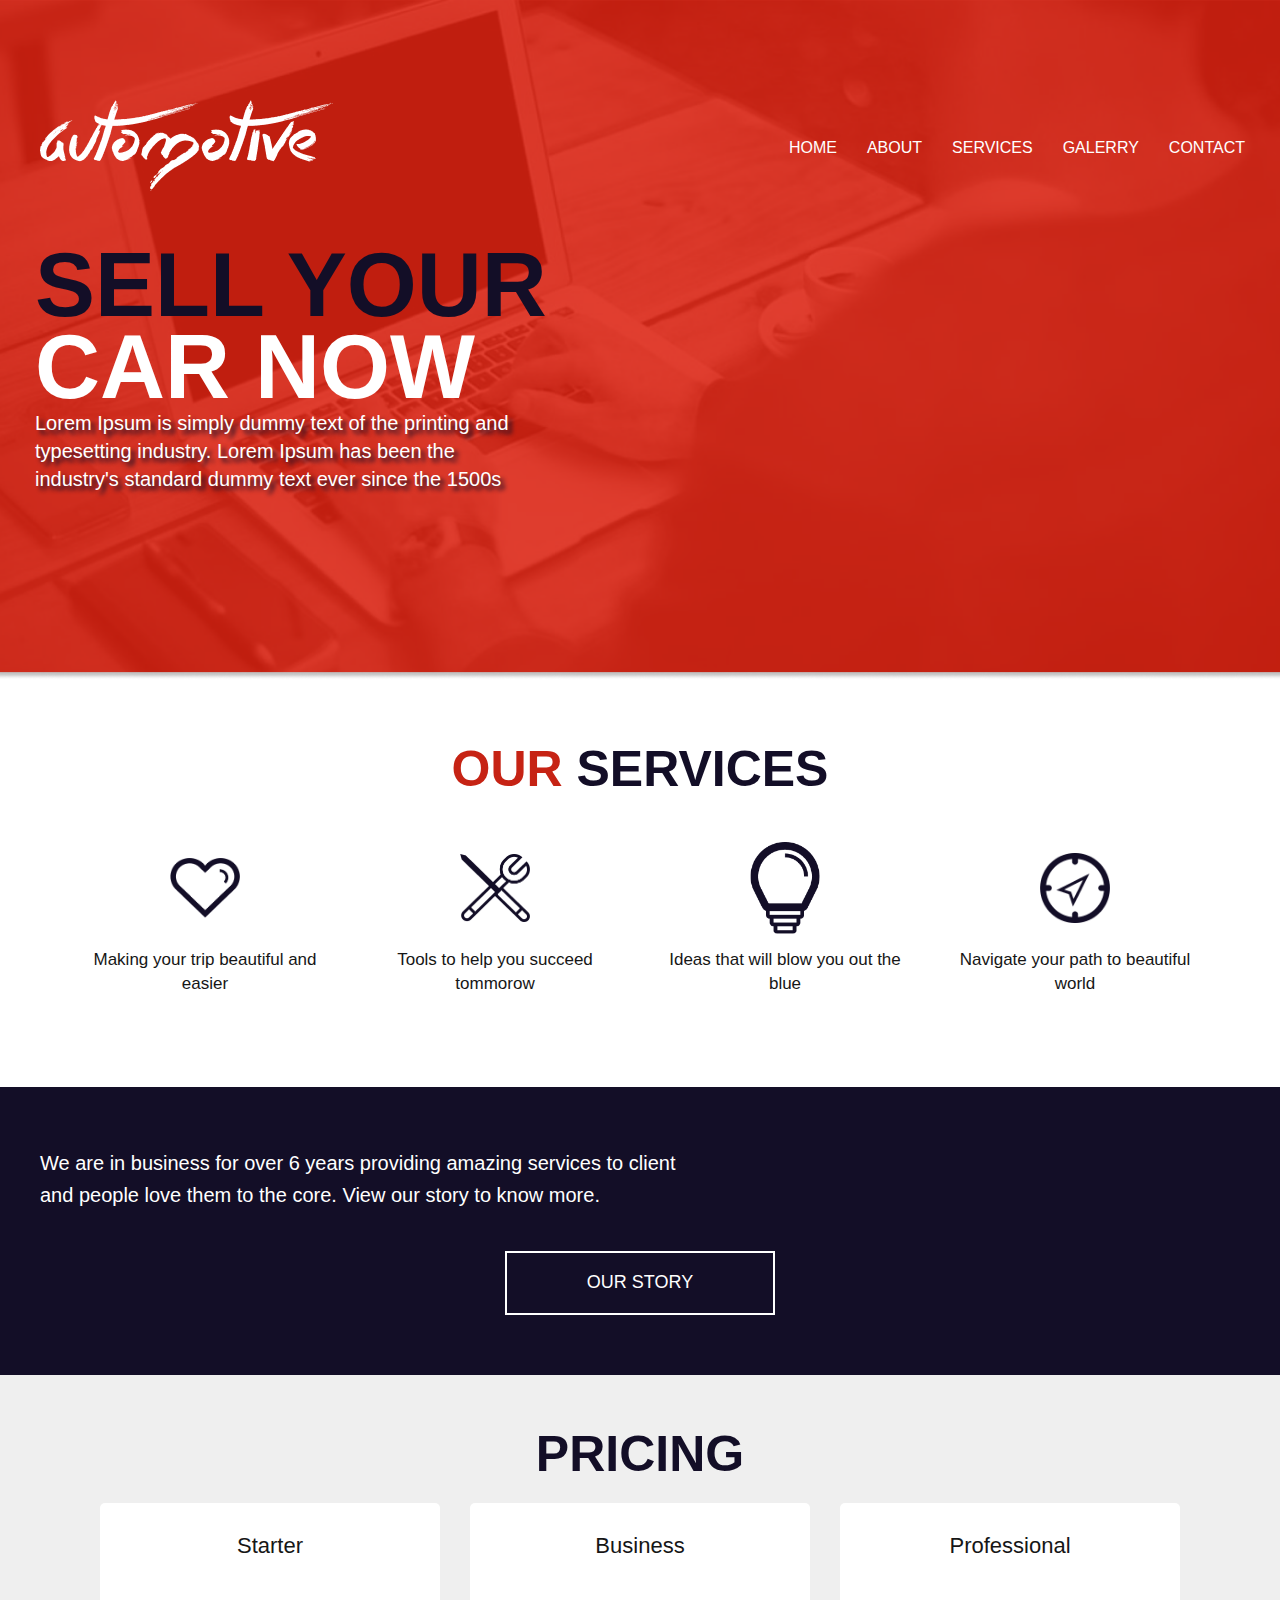
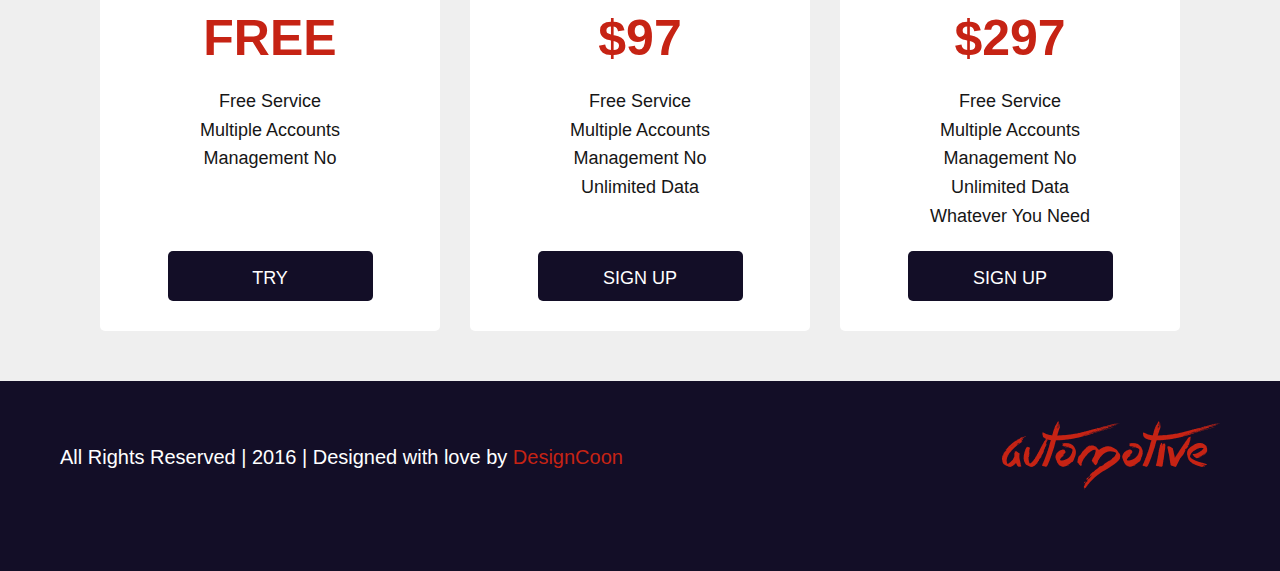
<file: cases/automotive_case/index.html>
<!DOCTYPE html>
<html lang="en">

<head>
    <meta charset="UTF-8">
    <meta http-equiv="X-UA-Compatible" content="IE=edge">
    <meta name="viewport" content="width=device-width, initial-scale=1.0">
    <link rel="stylesheet" href="font-awesome_min.css">
    <link rel="stylesheet" href="style.css">
    <title>AUTOMOTIVE </title>
</head>

<body>
    <div class="container">
        <header>
            <div class="img1">
                <img src="img/logo.png" alt="logo">
            </div>
            <ul class="nav">
                <li><a class="first">HOME</a></li>
                <li><a class="first" href="#">ABOUT</a></li>
                <li><a class="first" href="#">SERVICES</a></li>
                <li><a class="first">GALERRY</a></li>
                <li><a class="first" href="#">CONTACT</a></li>
            </ul>
        </header>
        <div class="tittle">
            <h1 class="text1">SELL YOUR <br> </h1>
            <h1 class="text2"> CAR NOW</h1>
        </div>
        <div class="something_text">
            <p class="something_txt"> Lorem Ipsum is simply dummy text of the printing and typesetting industry. Lorem
                Ipsum has been the industry's standard dummy text ever since the 1500s</p>
        </div>
    </div>
    <section class="service">
        <div class="text">
            <h2 class="tittle_service">
                <span class="red_tittle"> OUR </span>
                SERVICES
            </h2>
        </div>
        <div class="services_container">
            <ul class="card_service">
                <li class="service_item">
                    <div class="service_icons">
                        <img src="img/1.png" alt="Service 1">
                    </div>
                    <p class="icon_txt">Making your trip beautiful and easier</p>
                </li>
                <li class="service_item">
                    <div class="service_icons">
                        <img src="img/2.png" alt="Service 2">
                    </div>
                    <p class="icon_txt">Tools to help you succeed tommorow</p>
                </li>
                <li class="service_item">
                    <div class="service_icons">
                        <img src="img/3.png" alt="Service 3">
                    </div>
                    <p class="icon_txt">Ideas that will blow you out the blue</p>
                </li>
                <li class="service_item">
                    <div class="service_icons">
                        <img src="img/4.png" alt="Service 4">
                    </div>
                    <p class="icon_txt">Navigate your path to beautiful world</p>
                </li>
            </ul>
        </div>
    </section>
    <section class="story">
        <div class="container2">
            <div class="story_wrap">
                <div class="text_story">
                    We are in business for over 6 years providing amazing services to client<BR> and people love them to
                    the core. View our story to know more.
                    <div class="button"> <a class="story_button" href="#">OUR STORY</a></div>
                </div>

            </div>
        </div>
    </section>
    <section class="price">
        <div class="tittle_pricing">
            <p class="text_price">PRICING</p>
        </div>
        <ul class="card_price">
            <li class="card_p">
                <p class="pricing-card__subtitle">Starter</p>
                <h2 class="pricing-card__title">FREE</h2>
                <p class="about_rate">Free Service<br>Multiple Accounts<br>Management No</p>
                <div class="button_price"><a href="" class="pricing-card_button">
                        <p class="txt_button">TRY</p>
                    </a>
                </div>
            </li>
            <li class="card_p">
                <p class="pricing-card__subtitle">Business</p>
                <h2 class="pricing-card__title">$97</h2>
                <p class="about_rate">Free Service<br>Multiple Accounts<br>Management No<br>Unlimited Data</p>
                <div class="button_price3"><a href="" class="pricing-card_button">
                        <p class="txt_button">SIGN UP</p>
                    </a>
                </div>
            </li>
            <li class="card_p">
                <p class="pricing-card__subtitle">Professional</p>
                <h2 class="pricing-card__title">$297</h2>
                <p class="about_rate">Free Service<br>
                    Multiple Accounts<br>
                    Management No<br>
                    Unlimited Data<br>
                    Whatever You Need</p>
                <div class="button_price2"><a href="" class="pricing-card_button">
                        <p class="txt_button">SIGN UP</p>
                    </a>
                </div>
            </li>
        </ul>
    </section>
    <footer>
        <div class="footer_text">
            <div class="footer_container">
                <span class="text_footer_black"> All Rights Reserved | 2016 | Designed with love by
                    <span class="footer__text_red">DesignCoon</span>
                </span>
                <div class="logo_footer"> <img src="img/logo_footer.png" alt=""></div>
            </div>
        </div>
    </footer>
</body>

</html>
</file>
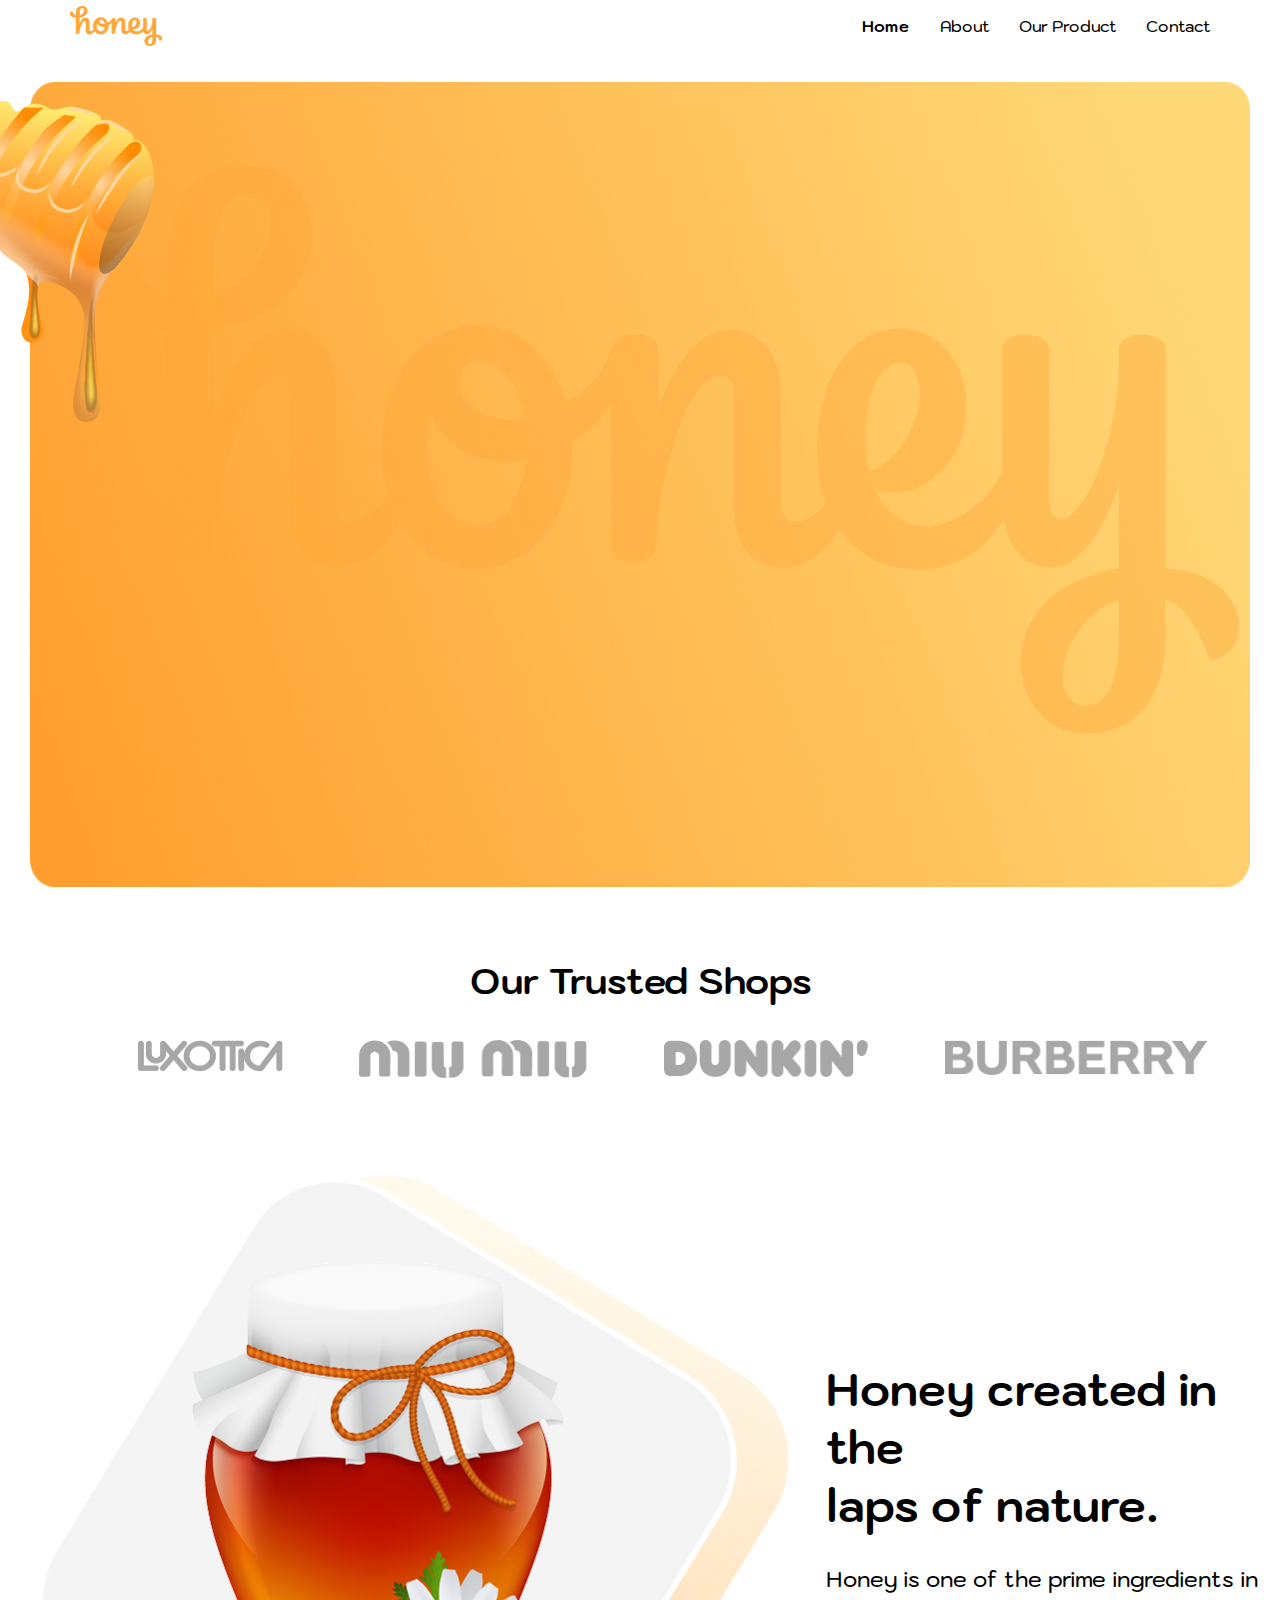
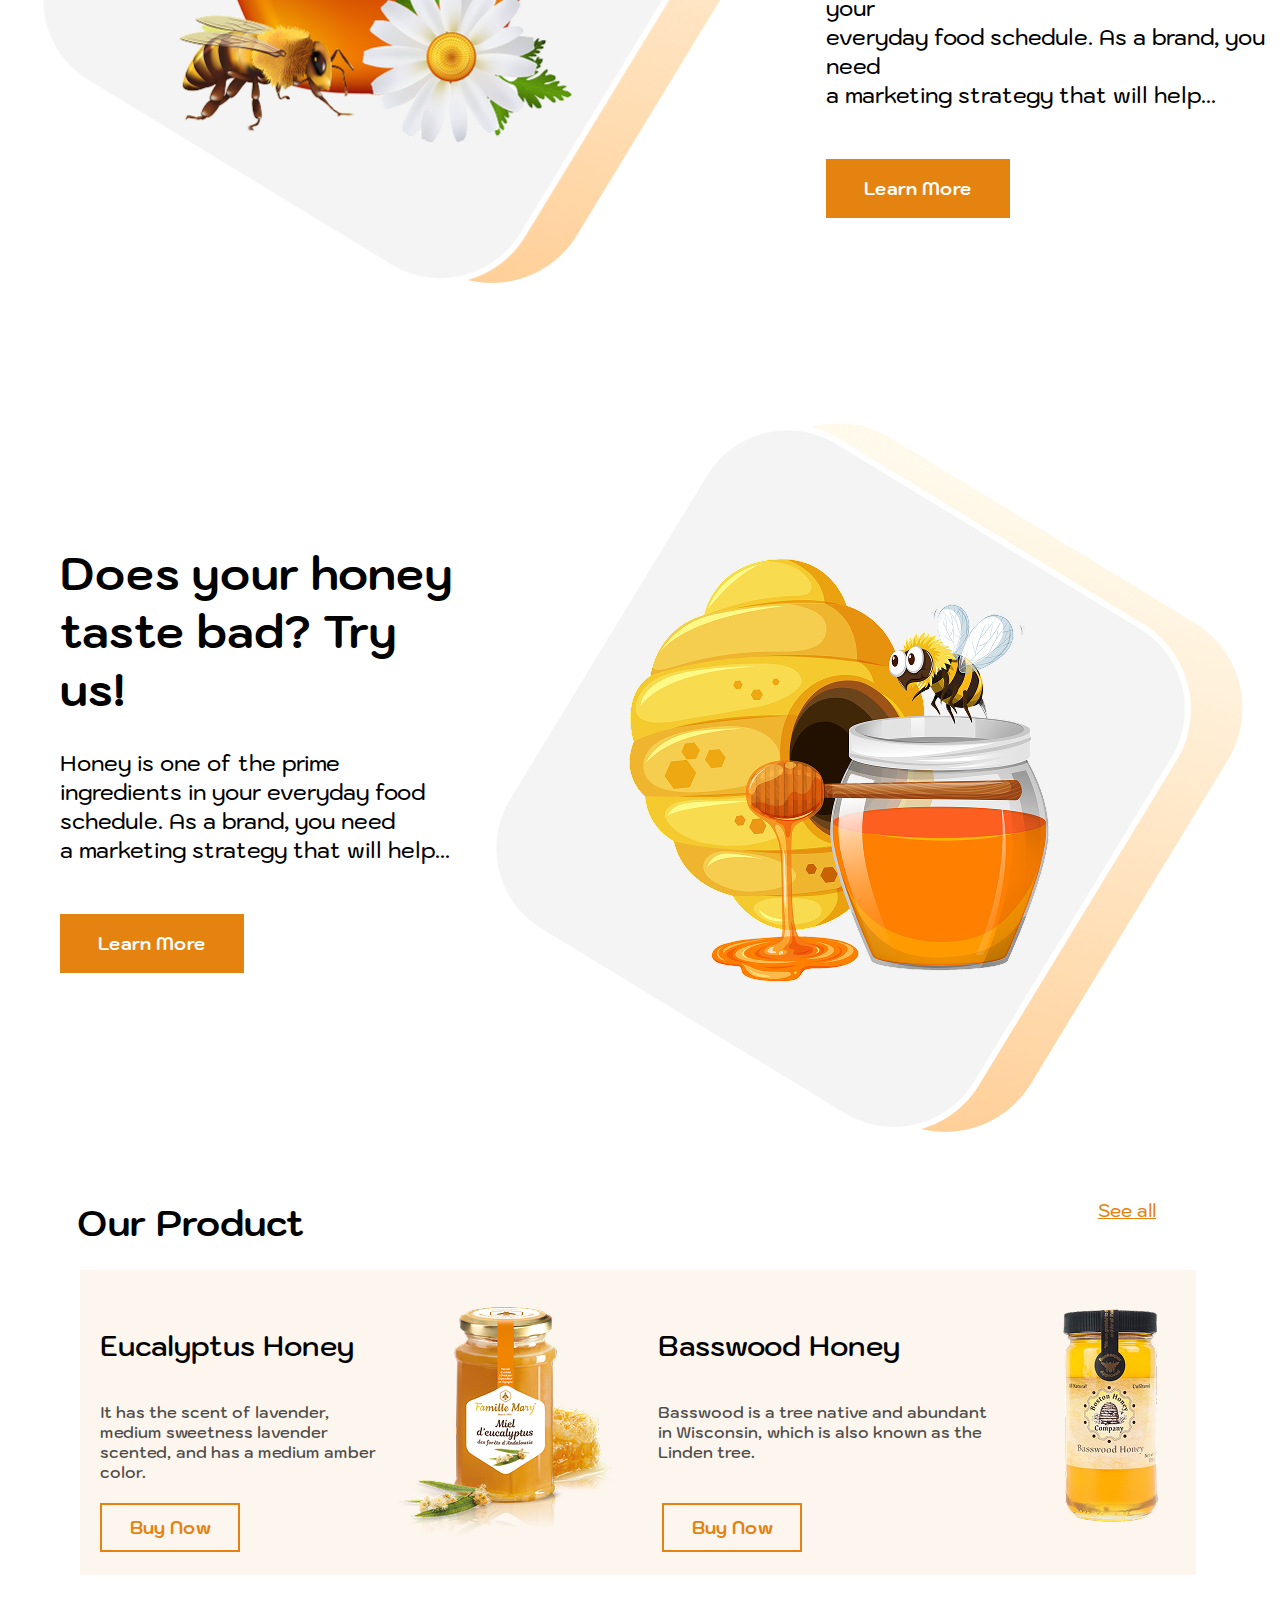
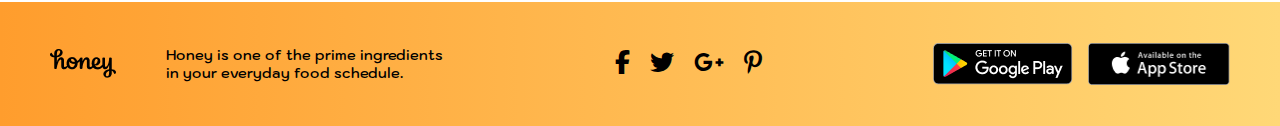
<file: cases/honey_case/index.html>
<!DOCTYPE html>
<html lang="en">

<head>
    <meta charset="UTF-8">
    <meta http-equiv="X-UA-Compatible" content="IE=edge">
    <meta name="viewport" content="width=device-width, initial-scale=1.0">
    <title>HoneyLanding</title>
    <link rel="stylesheet" href="honeylanding.css">
    <link rel="preconnect" href="https://fonts.googleapis.com">
    <link rel="preconnect" href="https://fonts.gstatic.com" crossorigin>
    <link
        href="https://fonts.googleapis.com/css2?family=Kodchasan:ital,wght@0,200;0,300;0,400;0,500;0,600;0,700;1,200;1,300;1,400;1,500;1,600;1,700&family=Kulim+Park:ital,wght@0,200;0,300;0,400;0,600;0,700;1,200;1,300;1,400;1,600;1,700&display=swap"
        rel="stylesheet">
    <link rel="stylesheet" href="https://cdnjs.cloudflare.com/ajax/libs/font-awesome/6.5.0/css/all.min.css">


</head>

<body>
    <header class="header">
        <div class="container">
            <img class="logo_company" src="img/logo.png">
            <div class="navigation_container">
                <p class="navigation_text_bold">Home</p>
                <p class="navigation_text">About</p>
                <p class="navigation_text">Our Product</p>
                <p class="navigation_text">Contact</p>
            </div>
        </div>
    </header>
    <nav class="menu">
        <div class="container_nav">
            <img class="background" src="img/bg.png">
            <div class="overlay_content">
                <img class="overlay" src="img/honey.png">
            </div>
            <div class="menu_content">
                <div class="text_test">
                    <div class="menu_text">
                        <h1 class="text_nav1">Finger
                        </h1>
                        <h1 class="text_nav2">licking
                        </h1>
                        <h1 class="text_nav3">honey!
                        </h1>
                        <div class="button_menu">
                            <button class="menu_btn1">Buy Now</button>
                            <button class="menu_btn2">Learn More</button>
                        </div>
                    </div>
                </div>
                
                <img class="menu_bee2" src="img/bee.png">
             
            </div>
        </div>

    </nav>
    <section class="about">
        <div class="about_text">
            <h3 class="text_trust">Our Trusted Shops</h3>
            <div class="about_logo">
                <img class="trust_logo1" src="img/logo1.png">
                <img class="trust_logo2" src="img/logo2.png">
                <img class="trust_logo3" src="img/logo3.png">
                <img class="trust_logo4" src="img/logo4.png">
            </div>
        </div>
        <div class="container2">
            <div class="honey_about">
                <img class="honey_section"
                    src="img/pictureshoney1.png">
            </div>
            <div class="text_about">
                <h1 class="text_honey_section">Honey created in the <br>laps of nature.</h1>
                <p class="text_honey_p">Honey is one of the prime ingredients in your <br> everyday food schedule. As a
                    brand, you need <br> a marketing strategy that will help...</p>
                <div class="button_section-honey">
                    <button class="honey_section-btn">Learn More</button>
                </div>
            </div>
        </div>
        <div class="container3">
            <div class="honey_about-txt">
                <h1 class="txt2_honey-about">Does your honey taste bad? Try us!
                </h1>
                <p class="p_honey-about">Honey is one of the prime ingredients in your everyday food schedule. As a
                    brand, you need <br> a marketing strategy that will help...</p>
                <div class="button_section-honey2">
                    <button class="honey_section-btn2">Learn More</button>
                </div>
            </div>
            <div class="honey_about2">
                <img class="honey_about-pic"
                    src="img/picturebee2.png">
            </div>

        </div>
    </section>
    <section class="container4">
        <div class="text_product">
            <h1 class="text_h1-product">Our Product</h1>
            <h4 class="all_product">See all</h4>
        </div>
        <div class="product_table">
            <div class="container4">
                <div class="product_left">
                    <div class="product_left_text">
                        <h4 class="text_left">Eucalyptus Honey</h4>
                        <p class="text_left-p">It has the scent of lavender, medium sweetness
                            lavender scented, and has a medium amber color.</p>
                    </div>
                    <div class="product_left-img">
                        <img class="honey_left"
                            src="img/honey_left.png">
                    </div>
                </div>
                <div class="button_left-bttn">
                    <button class="left_button">Buy Now</button>
                </div>
            </div>
            <div class="container5">
                <div class="product_right">
                    <div class="product_right_text">
                        <h4 class="text_right">Basswood Honey</h4>
                        <p class="text_right-p">Basswood is a tree native and abundant<br> in Wisconsin, which is also
                            known
                            as the<br> Linden tree.</p>
                    </div>
                    <div class="product_right-img">
                        <img class="honey_right"
                            src="img/honey_right.png">
                    </div>
                </div>
                <div class="button_right-bttn">
                    <button class="right_button">Buy Now</button>
                </div>
            </div>
        </div>
    </section>
    <footer>
        <div class="container-footer">
            <!-- Логотип + текст -->
            <div class="footer__column logo-text">
                <img src="img/logo_black.png" alt="Honey Logo" class="footer__logo">
                <p class="footer-p">Honey is one of the prime ingredients<br>in your everyday food schedule.</p>
            </div>
    
            <!-- Иконки соцсетей -->
            <div class="footer__column footer__socials">
                <a href="#"><i class="fa-brands fa-facebook-f"></i></a>
                <a href="#"><i class="fa-brands fa-twitter"></i></a>
                <a href="#"><i class="fa-brands fa-google-plus-g"></i></a>
                <a href="#"><i class="fa-brands fa-pinterest-p"></i></a>
            </div>
    
            <!-- Кнопки приложений -->
            <div class="footer__column_app_socials">
                <img class="googlestore" src="img/googleplay.png" alt="Google Play">
                <img class="apple" src="img/appstore.png" alt="App Store">
            </div>
        </div>
    </footer>
</body>

</html>
</file>
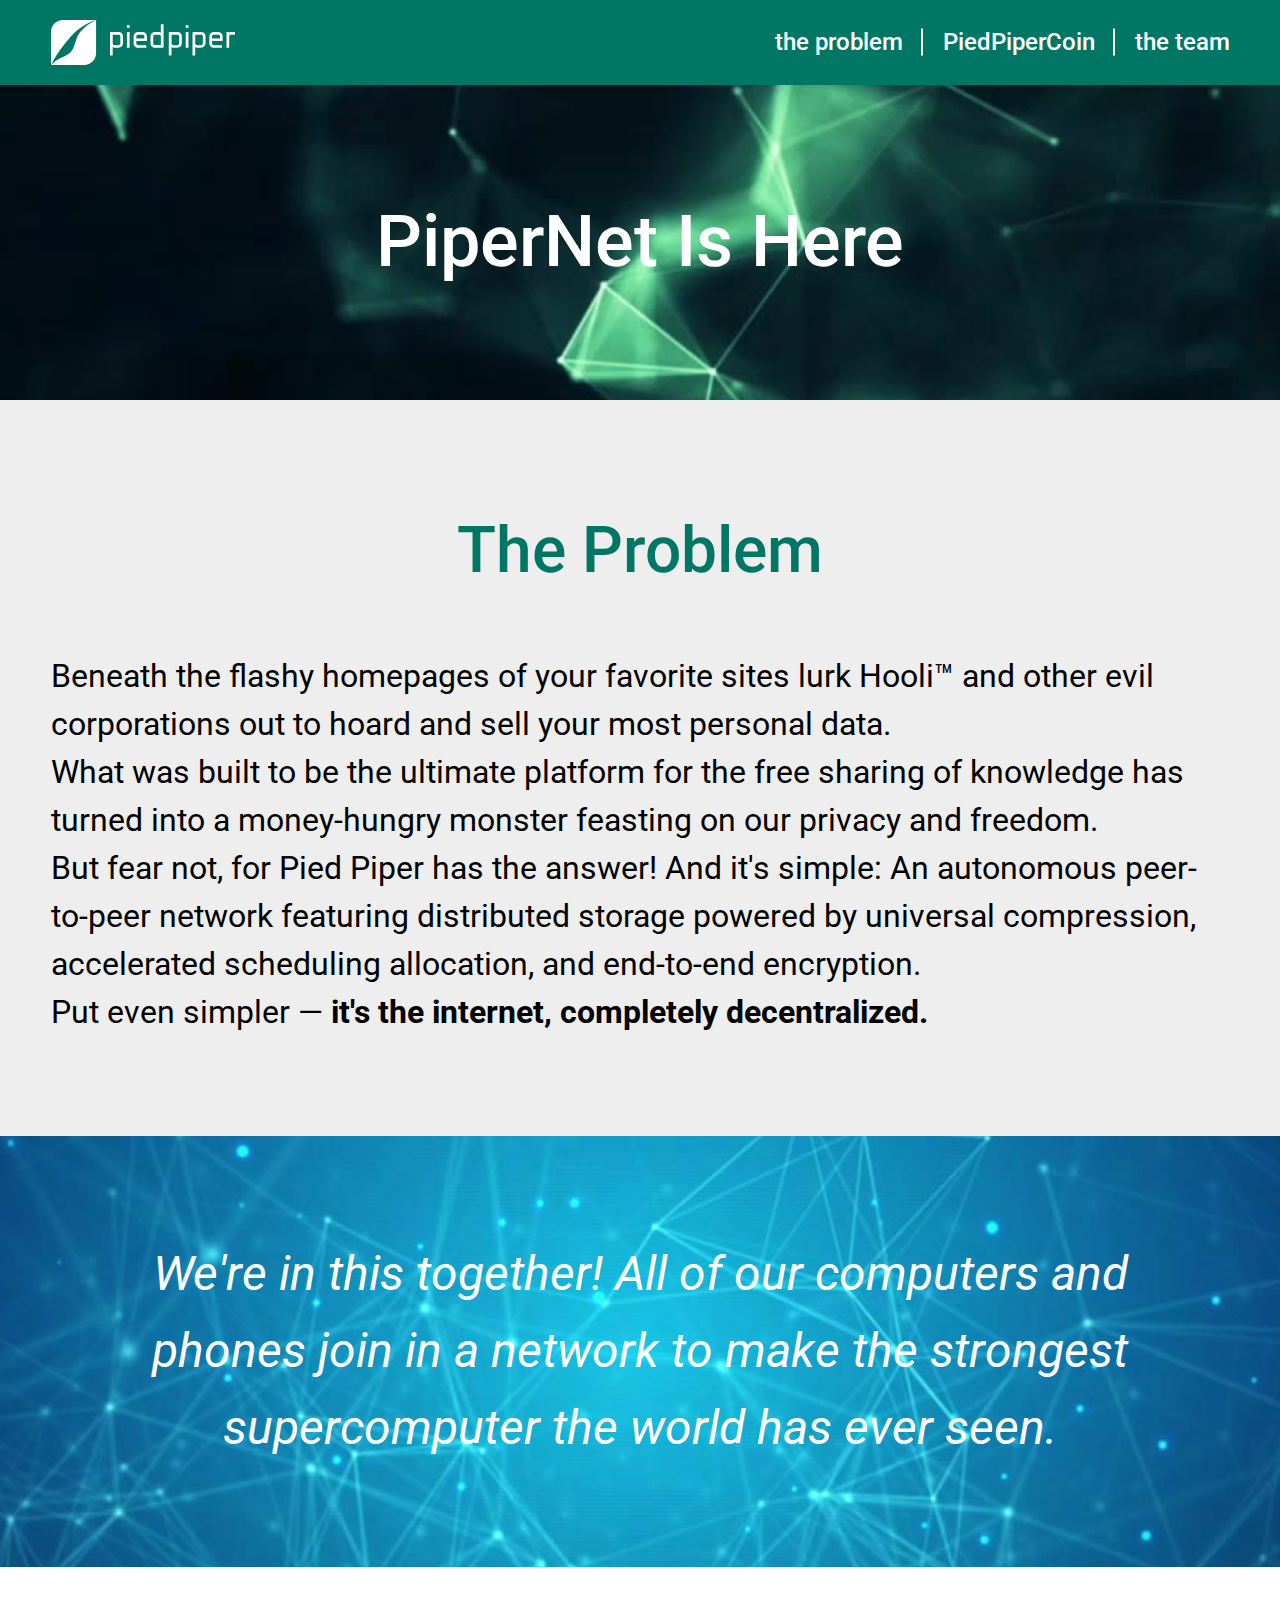
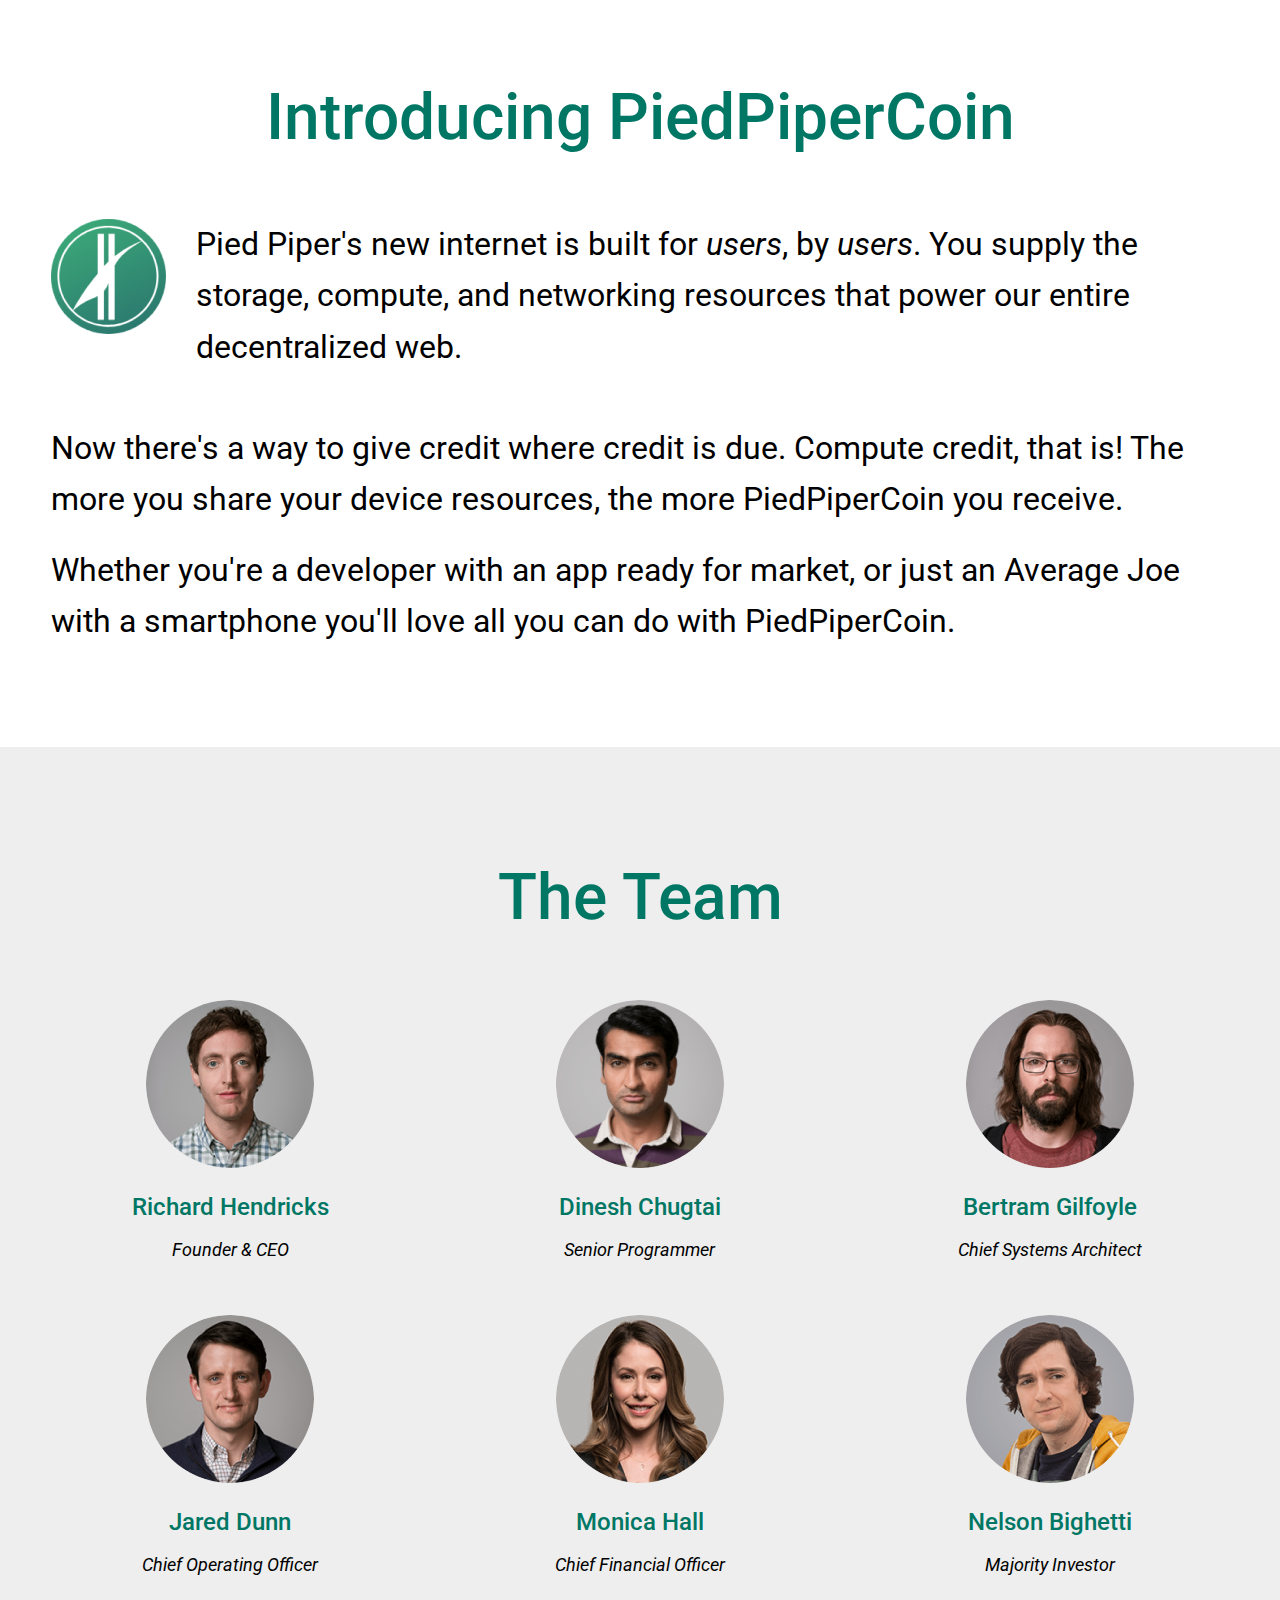
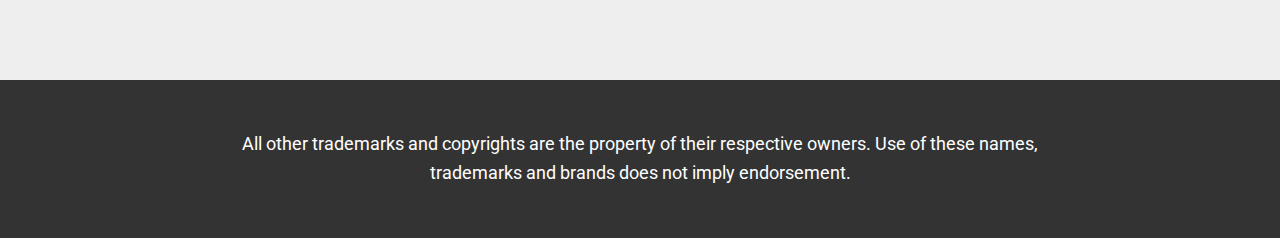
<file: cases/pipernet_case/index.html>
<html>

<head>
  <meta charset="utf-8" />
  <meta name="viewport" content="width=device-width, initial-scale=1.0">  
  <title>Pied Piper</title>
  <link rel="stylesheet" href="style.css" />
  <link rel="preconnect" href="https://fonts.googleapis.com" />
  <link rel="preconnect" href="https://fonts.gstatic.com" crossorigin />
  <link href="https://fonts.googleapis.com/css2?family=Roboto:wght@300&display=swap" rel="stylesheet" />
</head>

<body>
  <!-- Шапка -->
  <header>
    <div class="container header-content">
      <a href="#top">
        <img class="logo" src="img/logo.svg" alt="Pied Piper Logo">
      </a>
      <nav>
        <a class="nav-link" href="#TheProblem">the problem</a>
        <a class="nav-link" href="#PledPiperCoin">PiedPiperCoin</a>
        <a class="nav-link" href="#TheTeam">the team</a>
      </nav>
    </div>
  </header>

  <!-- Главный баннер -->
  <section class="hero-banner" id="top">
    <h1 class="hero-title">PiperNet Is Here</h1>
  </section>

  <!-- Секция с проблемой -->
  <section class="section" id="TheProblem">
    <div class="container">
      <h2 class="section-title">The Problem</h2>
      <div class="problem-text">
        <p>Beneath the flashy homepages of your favorite sites lurk Hooli™ and other evil corporations out to hoard and sell your most personal data.</p>
        <p>What was built to be the ultimate platform for the free sharing of knowledge has turned into a money-hungry monster feasting on our privacy and freedom.</p>
        <p>But fear not, for Pied Piper has the answer! And it's simple: An autonomous peer-to-peer network featuring distributed storage powered by universal compression, accelerated scheduling allocation, and end-to-end encryption.</p>
        <p>Put even simpler — <span class="highlight">it's the internet, completely decentralized.</span></p>
      </div>
    </div>
  </section>

  <!-- Синий блок с цитатой -->
  <section class="quote-block">
    <div class="container">
      <p class="quote-text">
        We're in this together! All of our computers and phones join in a network to make the strongest supercomputer the world has ever seen.
      </p>
    </div>
  </section>

  <!-- Секция с монетой -->
  <section class="section coin-section" id="PledPiperCoin">
    <div class="container">
      <h2 class="section-title">Introducing PiedPiperCoin</h2>
      <div class="coin-content">
        <div class="coin-row"> <!-- Новый контейнер-строка -->
          <img class="coin-logo" src="img/PPCLogo.png" alt="PiedPiperCoin Logo">
          <div class="coin-text">
            <p>Pied Piper's new internet is built for <i>users</i>, by <i>users</i>. You supply the storage, compute, and networking resources that power our entire decentralized web.</p>
          </div>
        </div>
        <div class="coin-text"> <!-- Остальной текст без логотипа -->
          <p class="p_pad1">Now there's a way to give credit where credit is due. Compute credit, that is! The more you share your device resources, the more PiedPiperCoin you receive.</p>
          <p class="p_pad">Whether you're a developer with an app ready for market, or just an Average Joe with a smartphone you'll love all you can do with PiedPiperCoin.</p>
        </div>
      </div>
    </div>
  </section>

  <!-- Команда -->
  <section class="section team-section" id="TheTeam">
    <div class="container">
      <h2 class="section-title">The Team</h2>
      <div class="team-grid">
        <div class="team-member">
          <img class="member-photo" src="img/Richard.png" alt="Richard Hendricks">
          <h3 class="member-name">Richard Hendricks</h3>
          <p class="member-role">Founder & CEO</p>
        </div>
        <div class="team-member">
          <img class="member-photo" src="img/Dinesh.png" alt="Dinesh Chugtai">
          <h3 class="member-name">Dinesh Chugtai</h3>
          <p class="member-role">Senior Programmer</p>
        </div>
        <div class="team-member">
          <img class="member-photo" src="img/Bertram.png" alt="Bertram Gilfoyle">
          <h3 class="member-name">Bertram Gilfoyle</h3>
          <p class="member-role">Chief Systems Architect</p>
        </div>
        <div class="team-member">
          <img class="member-photo" src="img/Jared.png" alt="Jared Dunn">
          <h3 class="member-name">Jared Dunn</h3>
          <p class="member-role">Chief Operating Officer</p>
        </div>
        <div class="team-member">
          <img class="member-photo" src="img/Monica.png" alt="Monica Hall">
          <h3 class="member-name">Monica Hall</h3>
          <p class="member-role">Chief Financial Officer</p>
        </div>
        <div class="team-member">
          <img class="member-photo" src="img/Nelson.png" alt="Nelson Bighetti">
          <h3 class="member-name">Nelson Bighetti</h3>
          <p class="member-role">Majority Investor</p>
        </div>
      </div>
    </div>
  </section>

  <!-- Подвал -->
  <footer>
    <div class="container">
      <p class="footer-text">
        All other trademarks and copyrights are the property of their respective owners. Use of these names, trademarks and brands does not imply endorsement.
      </p>
    </div>
  </footer>
</body>
</html>
</file>
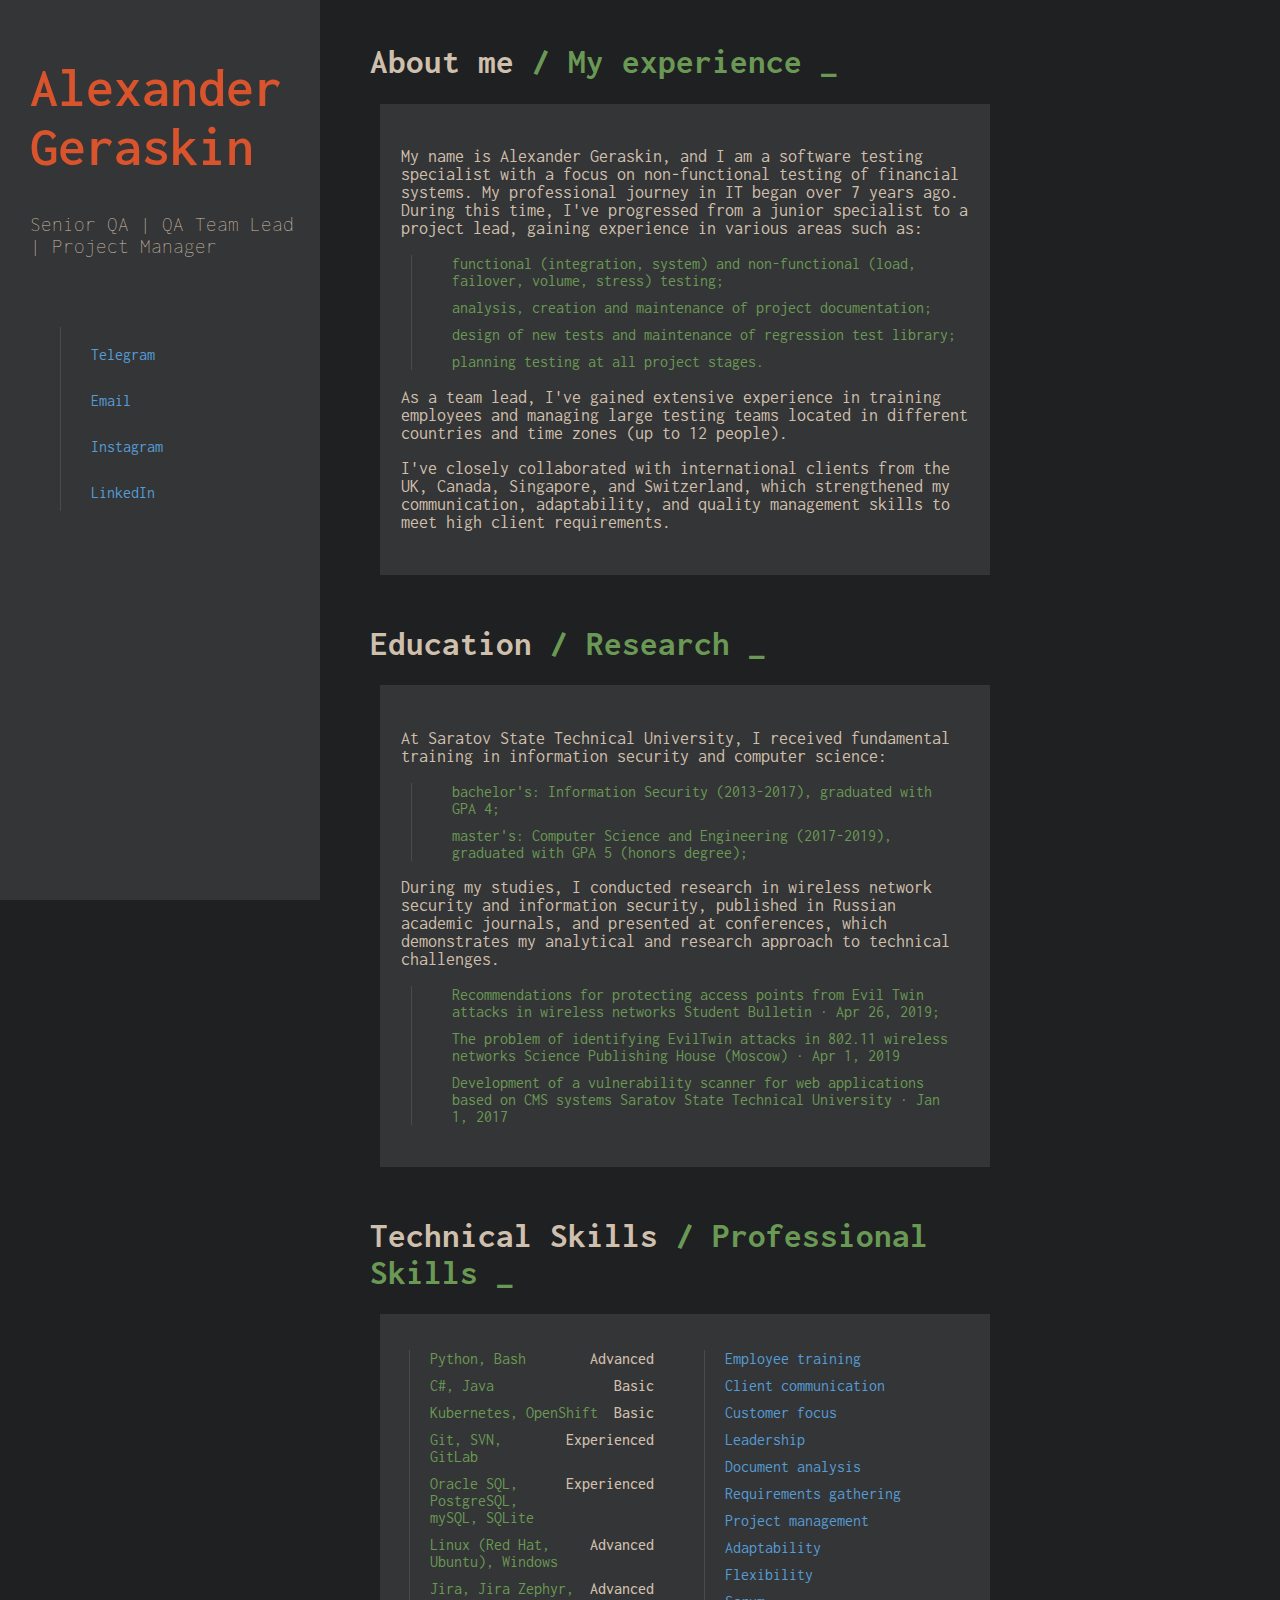
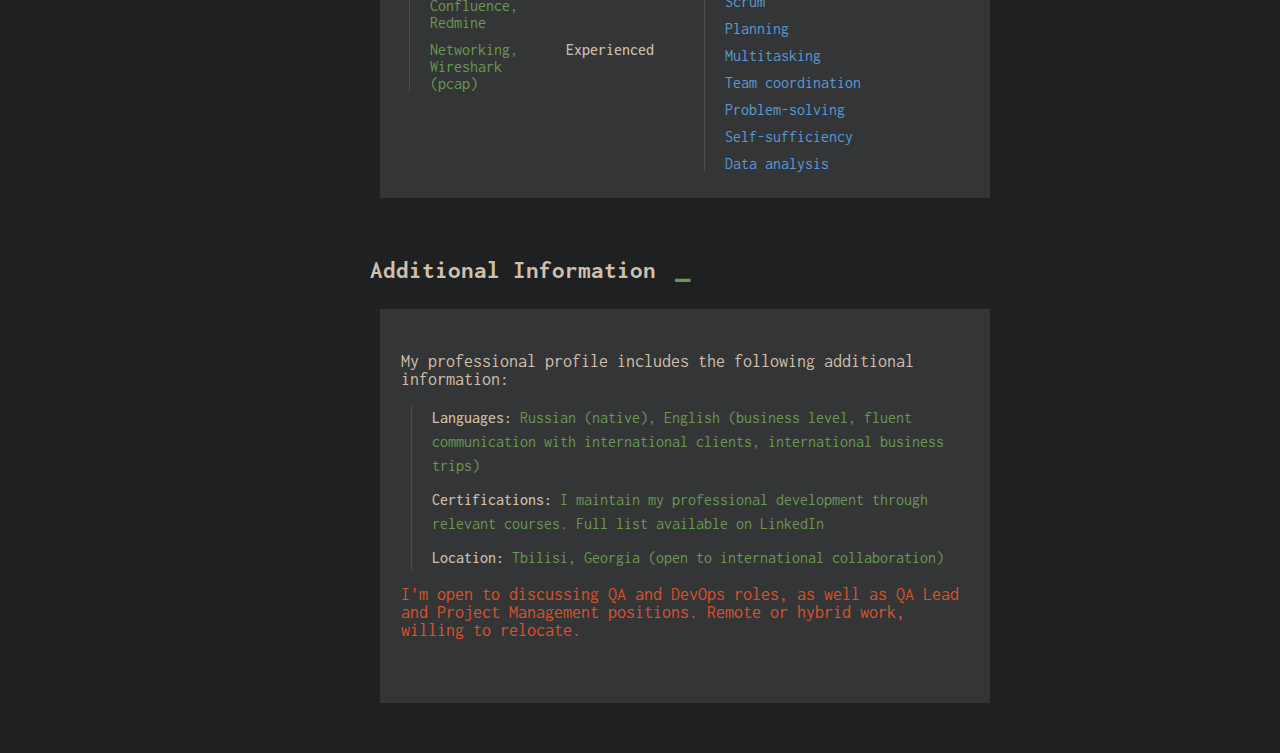
<file: cases/portfolio_case/index.html>
<!DOCTYPE html>
<html lang="en">

<head>
    <meta charset="UTF-8">
    <meta http-equiv="X-UA-Compatible" content="IE=edge">
    <meta name="viewport" content="width=device-width, initial-scale=1.0">
    <title>Alexander Geraskin</title>

    <link rel="stylesheet" href="style.css">
    <link rel="preconnect" href="https://fonts.googleapis.com">
    <link rel="preconnect" href="https://fonts.gstatic.com" crossorigin>
    <link
        href="https://fonts.googleapis.com/css2?family=Inconsolata:wght@200..900&family=Kodchasan:ital,wght@0,200;0,300;0,400;0,500;0,600;0,700;1,200;1,300;1,400;1,500;1,600;1,700&family=Kulim+Park:ital,wght@0,200;0,300;0,400;0,600;0,700;1,200;1,300;1,400;1,600;1,700&display=swap"
        rel="stylesheet">
        <link rel="icon" type="image/x-icon" href="favicon.ico">
</head>


<body>
    <header>

    </header>
    <div class="main_container">
            <section class="text_section">
                <h1 class="section_h1">Alexander Geraskin</h1>
                <h3 class="about_me"> Senior QA | QA Team Lead | Project Manager</h3>
                <div class="text_about">
                    <ul class="platform-list">
                        <li class="platform-item">
                            <a href="https://t.me/@alexander_geraskin" target="_blank" class="platform-link">Telegram</a>
                        </li>
                        <li class="platform-item">
                            <a href="mailto:alexander.geraskin@gmail.com" class="platform-link">Email</a>
                        </li>
                        <li class="platform-item">
                            <a href="https://www.instagram.com/woscollection_/" target="_blank" class="platform-link">Instagram</a>
                        </li>
                        <li class="platform-item">
                            <a href="linkedin.com/in/alexander-geraskin" target="_blank" class="platform-link">LinkedIn</a>
                        </li>
                    </ul>
                    <div class="typing-cursor"></div>
                </div>
        
        <div class="code-block">
            <p class="code-line line1"><span class="keyword">if</span> (<span
                    class="function">isRelevant</span>(myExperience, yourNeeds)) {</p>
            <p class="code-line line2 indent"><span class="function">contactMe</span>().<span
                    class="function">via</span>(socialMedia); <span class="comment"></span></p>
            <p class="code-line line3 indent"><span class="function">arrangeMeeting</span>().<span
                    class="function">toDiscuss</span>(<span class="string">"project"</span>);</p>
            <p class="code-line line4">} <span class="keyword">else</span> {</p>
            <p class="code-line line5 indent"><span class="function">exploreMore</span>().<span
                    class="function">inPortfolio</span>();</p>
            <p class="code-line">}</p>
            <div class="cursor"></div>
        </div>
        </section>
        <div class="section_main">
            <section class="content_section">
                <h1 class="content_h1">
                    <span class="part1">About me</span>
                    <span class="part2"> / My experience</span>
                    <span class="blinking_cursor">_</span>
                </h1>
                <div class="section_rectangle">
                    <p class="text_section_rectangle">
                        My name is Alexander Geraskin, and I am a software testing specialist with a focus on
                        non-functional testing of financial systems. My professional journey in IT began over 7 years
                        ago. During this time, I've progressed from a junior specialist to a project lead, gaining
                        experience in various areas such as: <br>
                    </p>
                    <ul class="skills">
                        <li class="skills_list">functional (integration, system) and non-functional (load, failover,
                            volume, stress) testing;</li>
                        <li class="skills_list">analysis, creation and maintenance of project documentation;</li>
                        <li class="skills_list">design of new tests and maintenance of regression test library;</li>
                        <li class="skills_list">planning testing at all project stages.</li>
                    </ul>
                    <p class="text_section_rectangle">As a team lead, I've gained extensive experience in training
                        employees and managing large testing teams located in different countries and time zones (up to
                        12 people).</p>
                    <p class="text_section_rectangle">I've closely collaborated with international clients from the UK,
                        Canada, Singapore, and Switzerland, which strengthened my communication, adaptability, and
                        quality management skills to meet high client requirements.</p>
                </div>
            </section>
            <section class="content_section2">
                <h1 class="content-2_h1">
                    <span class="part1_2">Education</span>
                    <span class="part2_2"> / Research</span>
                    <span class="blinking_cursor">_</span>
                </h1>
                <div class="section_rectangle_2">
                    <p class="text_section_rectangle_2">
                        At Saratov State Technical University, I received fundamental training in information security
                        and computer science: <br>
                    </p>
                    <ul class="education">
                        <li class="education_list">bachelor's: Information Security (2013-2017), graduated with GPA 4;
                        </li>
                        <li class="education_list">master's: Computer Science and Engineering (2017-2019), graduated
                            with GPA 5 (honors degree);</li>

                    </ul>
                    <p class="text_section_rectangle_2">During my studies, I conducted research in wireless network
                        security and information security, published in Russian academic journals, and presented at
                        conferences, which demonstrates my analytical and research approach to technical challenges.</p>
                        <ul class="education">
                            <li class="education_list">Recommendations for protecting access points from Evil Twin attacks in wireless networks
                                Student Bulletin · Apr 26, 2019;
                            </li>
                            <li class="education_list">The problem of identifying EvilTwin attacks in 802.11 wireless networks
                                Science Publishing House (Moscow) · Apr 1, 2019</li>
                                <li class="education_list">Development of a vulnerability scanner for web applications based on CMS systems
                                    Saratov State Technical University · Jan 1, 2017</li>

                        </ul>
                </div>
            </section>
            <section class="content_section3">
                <h1 class="content-3_h1">
                    <span class="part1_3">Technical Skills</span>
                    <span class="part2_3"> / Professional Skills</span>
                    <span class="blinking_cursor">_</span>
                </h1>
                <div class="section_rectangle_3">
                    <div class="skills_container">
                        <div class="tech_skills">
                            <ul class="skills_list_left">
                                <li class="skill_item"><span>Python, Bash</span><span class="skill_level">Advanced</span></li>
                                <li class="skill_item"><span>C#, Java</span><span class="skill_level">Basic</span></li>
                                <li class="skill_item"><span>Kubernetes, OpenShift</span><span class="skill_level">Basic</span></li>
                                <li class="skill_item"><span>Git, SVN, GitLab</span><span class="skill_level">Experienced</span></li>
                                <li class="skill_item"><span>Oracle SQL, PostgreSQL, mySQL, SQLite</span><span class="skill_level">Experienced</span></li>
                                <li class="skill_item"><span>Linux (Red Hat, Ubuntu), Windows</span><span class="skill_level">Advanced</span></li>
                                <li class="skill_item"><span>Jira, Jira Zephyr, Confluence, Redmine</span><span class="skill_level">Advanced</span></li>
                                <li class="skill_item"><span>Networking, Wireshark (pcap)</span><span class="skill_level">Experienced</span></li>
                            </ul>
                        </div>
                        <div class="prof_skills">
                            <ul class="skills_list_right">
                                <li class="skill_item1">Employee training</li>
                                <li class="skill_item1">Client communication</li>
                                <li class="skill_item1">Customer focus</li>
                                <li class="skill_item1">Leadership</li>
                                <li class="skill_item1">Document analysis</li>
                                <li class="skill_item1">Requirements gathering</li>
                                <li class="skill_item1">Project management</li>
                                <li class="skill_item1">Adaptability</li>
                                <li class="skill_item1">Flexibility</li>
                                <li class="skill_item1">Scrum</li>
                                <li class="skill_item1">Planning</li>
                                <li class="skill_item1">Multitasking</li>
                                <li class="skill_item1">Team coordination</li>
                                <li class="skill_item1">Problem-solving</li>
                                <li class="skill_item1">Self-sufficiency</li>
                                <li class="skill_item1">Data analysis</li>
                            </ul>
                        </div>
                    </div>
                </div>
                <section class="content_section4 last-section">
                    <h1 class="content-4_h1">
                        <span class="part1_4">Additional Information</span>
                        <span class="blinking_cursor">_</span>
                    </h1>
                    <div class="section_rectangle_4">
                        <p class="text_section_rectangle_4">
                            My professional profile includes the following additional information:<br>
                        </p>
                        <ul class="additional_info">
                            <li class="info_item"><span class="info_label">Languages:</span> Russian (native), English (business level, fluent communication with international clients, international business trips)</li>
                            <li class="info_item"><span class="info_label">Certifications:</span> I maintain my professional development through relevant courses. Full list available on LinkedIn</li>
                            <li class="info_item"><span class="info_label">Location:</span> Tbilisi, Georgia (open to international collaboration)</li>
                        </ul>
                        <p class="text_section_rectangle_4_bottom">
                            I'm open to discussing QA and DevOps roles, as well as QA Lead and Project Management positions. Remote or hybrid work, willing to relocate.
                        </p>
                    </div>
                </section>
            </section>
        </div>
    </div>
    </div>
</body>

</html>
</file>
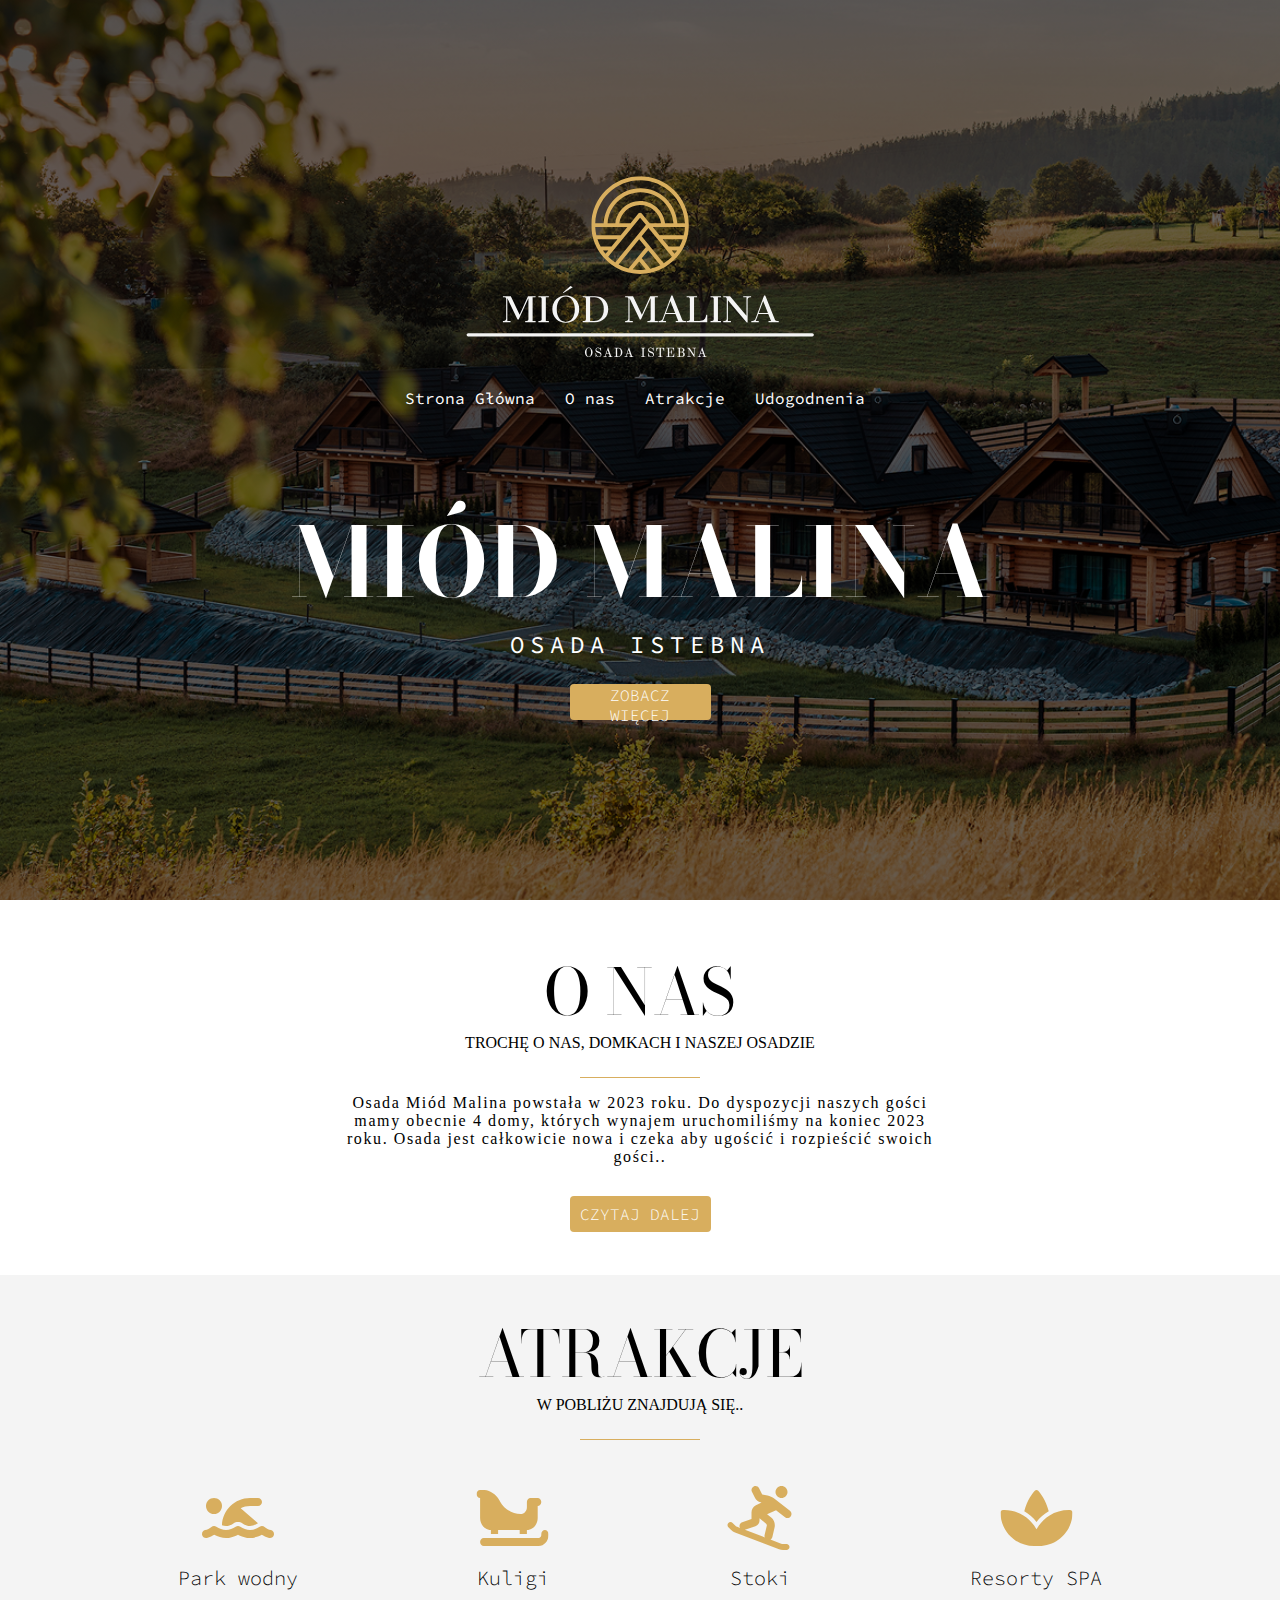
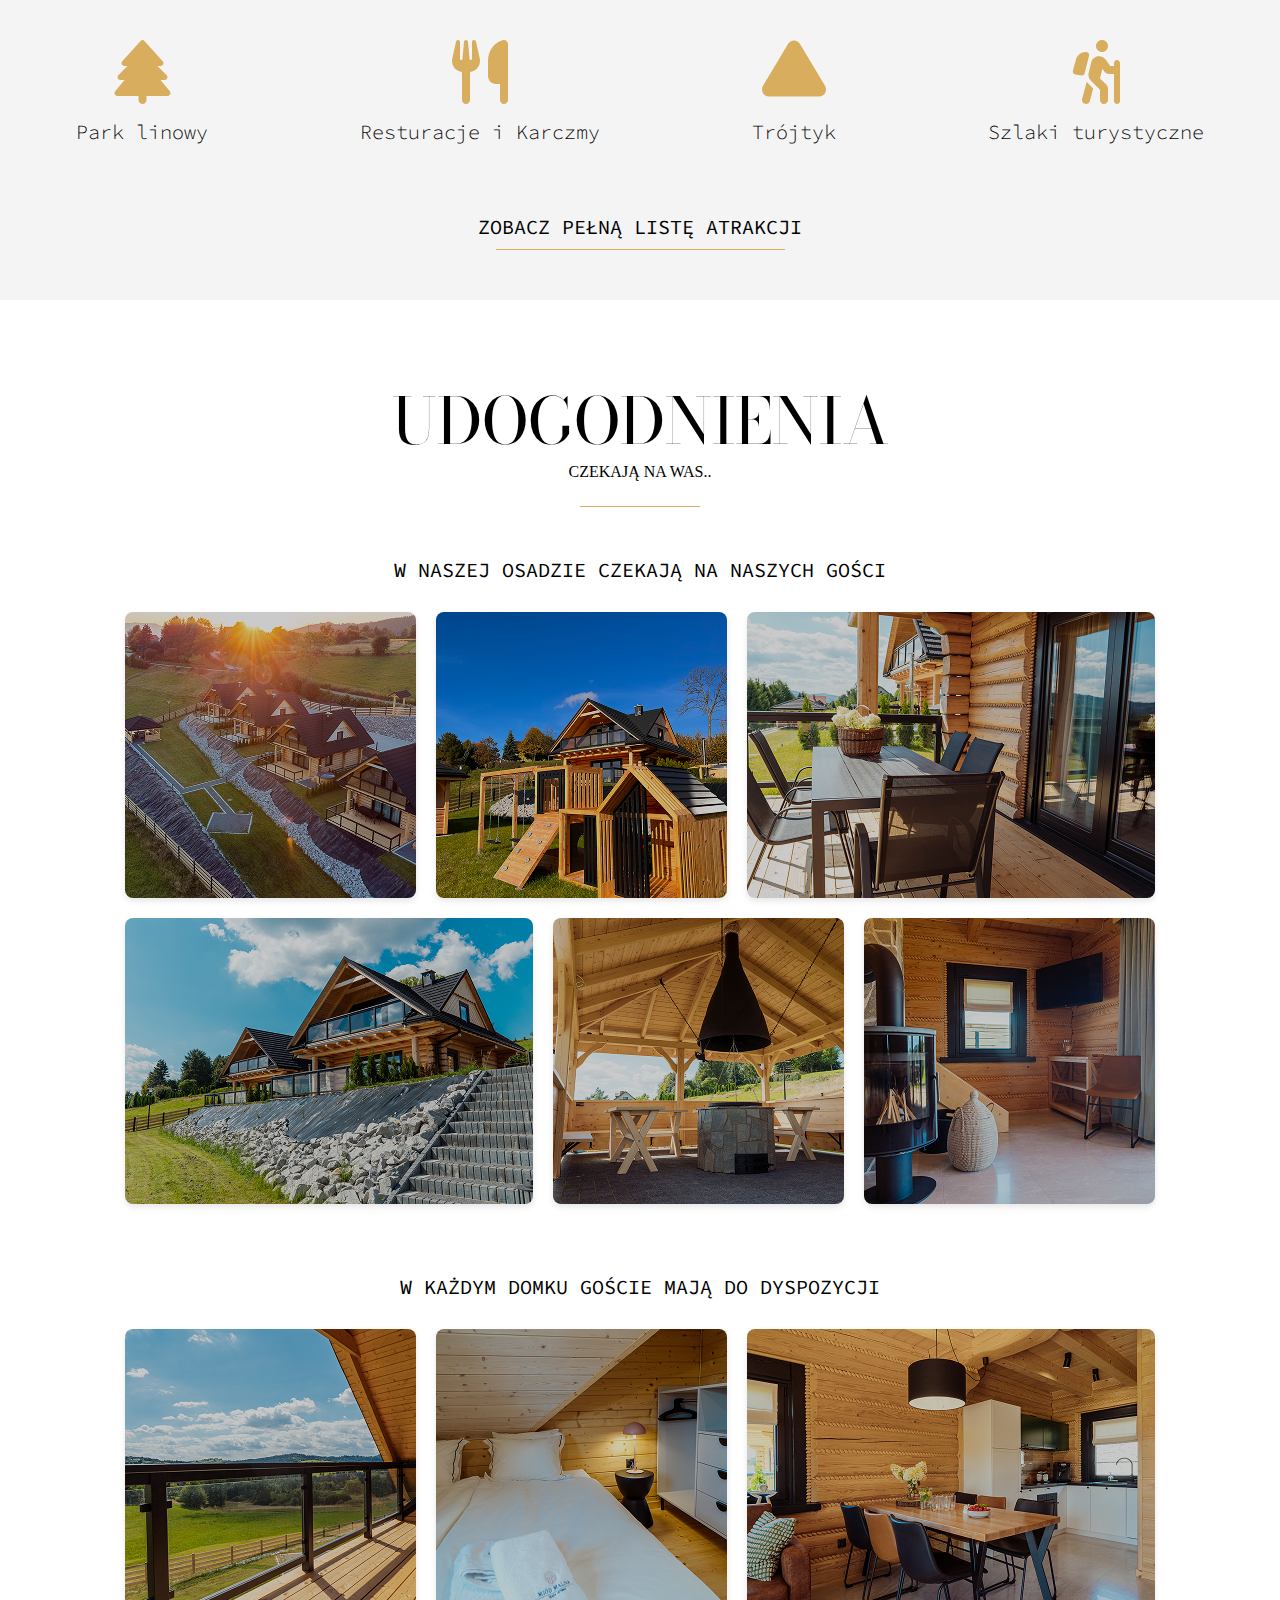
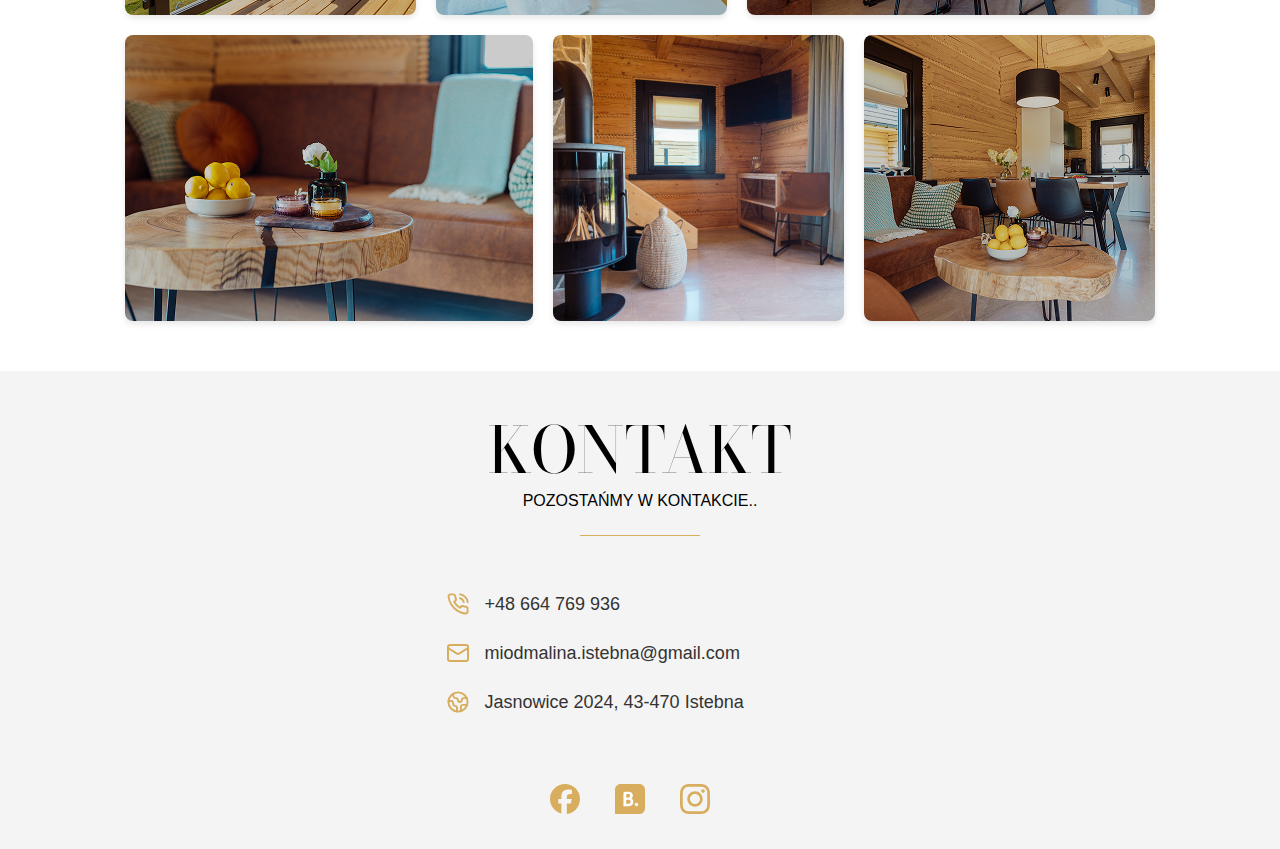
<file: cases/renthouse_case/index.html>
<!DOCTYPE html>
<html lang="en">

<head>
    <meta charset="UTF-8">
    <meta http-equiv="X-UA-Compatible" content="IE=edge">
    <meta name="viewport" content="width=device-width, initial-scale=1.0">
    <title>MIÓD MALINA</title>
    <link rel="stylesheet" href="renthouse.css">
    <link rel="preconnect" href="https://fonts.googleapis.com">
    <link rel="preconnect" href="https://fonts.gstatic.com" crossorigin>
    <link
        href="https://fonts.googleapis.com/css2?family=Inconsolata:wdth,wght@101.6,200..900&family=Kodchasan:ital,wght@0,200;0,300;0,400;0,500;0,600;0,700;1,200;1,300;1,400;1,500;1,600;1,700&family=Kulim+Park:ital,wght@0,200;0,300;0,400;0,600;0,700;1,200;1,300;1,400;1,600;1,700&family=Source+Code+Pro:ital,wght@0,200..900;1,200..900&display=swap"
        rel="stylesheet">
    <link rel="preconnect" href="https://fonts.googleapis.com">
    <link rel="preconnect" href="https://fonts.gstatic.com" crossorigin>
    <link
        href="https://fonts.googleapis.com/css2?family=Bodoni+Moda:ital,opsz,wght@0,6..96,400..900;1,6..96,400..900&family=Inconsolata:wdth,wght@101.6,200..900&family=Kodchasan:ital,wght@0,200;0,300;0,400;0,500;0,600;0,700;1,200;1,300;1,400;1,500;1,600;1,700&family=Kulim+Park:ital,wght@0,200;0,300;0,400;0,600;0,700;1,200;1,300;1,400;1,600;1,700&family=Source+Code+Pro:ital,wght@0,200..900;1,200..900&display=swap"
        rel="stylesheet">
</head>

<body>
    <div class="hero-section">
        <div class="content">
            <img class="logo" src="img/logo.svg" alt="Logo">
            <div class="text-block">
                <p class="logo_text">Strona Główna</p>
                <p class="logo_text">O nas</p>
                <p class="logo_text">Atrakcje</p>
                <p class="logo_text">Udogodnenia</p>

            </div>
            <div class="text_h1">
                <h1 class="name_h1">MIÓD MALINA</h1>
                <h3 class="text_h3">OSADA ISTEBNA</h3>
            </div>
            <div class="button">
                <button class="btn">ZOBACZ WIĘCEJ</button>
            </div>
        </div>
    </div>
    <section class="about-section">
        <h1 class="about-h1">O NAS
        </h1>
        <p class="about-p">
            TROCHĘ O NAS, DOMKACH I NASZEJ OSADZIE
        </p>
        <p class="text-about_p">
            Osada Miód Malina powstała w 2023 roku. Do dyspozycji naszych gości mamy obecnie 4 domy, których wynajem
            uruchomiliśmy na koniec 2023 roku. Osada jest całkowicie nowa i czeka aby ugościć i rozpieścić swoich
            gości..
        </p>
        <div class="btn-section_div">
            <button class="btn-section">CZYTAJ DALEJ</button>
        </div>
    </section>
    <section class="atractions-section">
        <h1 class="about-atractions_h1">ATRAKCJE
        </h1>
        <p class="atractions-p">W POBLIŻU ZNAJDUJĄ SIĘ..</p>
        <div class="atractions_flex">
            <div class="atraction-item">
                <img class="atraction_img" src="img/swimming.svg" alt="swimming">
                <p class="atraction_p">Park wodny</p>
            </div>
            <div class="atraction-item">
                <img class="atraction_img" src="img/sled.svg" alt="sled">
                <p class="atraction_p">Kuligi</p>
            </div>
            <div class="atraction-item">
                <img class="atraction_img" src="img/vector.svg" alt="skis">
                <p class="atraction_p">Stoki</p>
            </div>
            <div class="atraction-item">
                <img class="atraction_img" src="img/spa.svg" alt="spa">
                <p class="atraction_p">Resorty SPA</p>
            </div>
        </div>
        <div class="atractions_flex2">
            <div class="atraction-item">
                <img class="atraction_img" src="img/tree.svg" alt="tree">
                <p class="atraction_p">Park linowy</p>
            </div>
            <div class="atraction-item">
                <img class="atraction_img" src="img/food.svg" alt="food">
                <p class="atraction_p">Resturacje i Karczmy</p>
            </div>
            <div class="atraction-item">
                <img class="atraction_img" src="img/vector2.svg" alt="skis">
                <p class="atraction_p2">Trójtyk</p>
            </div>
            <div class="atraction-item">
                <img class="atraction_img" src="img/hike.svg" alt="hike">
                <p class="atraction_p">Szlaki turystyczne</p>
            </div>
        </div>
        <div class="atraction-section_line">
            <p class="atractions-p_last">ZOBACZ PEŁNĄ LISTĘ ATRAKCJI</p>
        </div>
    </section>
    <section class="pic_inside">
        <h1 class="pic_h1">UDOGODNIENIA</h1>
        <p class="pic_p">CZEKAJĄ NA WAS..</p>
        <h3 class="text_pic">W NASZEJ OSADZIE CZEKAJĄ NA NASZYCH GOŚCI</h3>
        <div class="gallery">
            <!-- Первый ряд -->
            <div class="gallery-row">
              <div class="image-container small">
                <img src="img/pic1.png" alt="Описание 1">
                <div class="overlay">
                  <div class="overlay-text">NARCIARNIA</div>
                </div>
              </div>
              
              <div class="image-container small">
                <img src="img/pic2.png" alt="Описание 2">
                <div class="overlay">
                  <div class="overlay-text">PLAC ZABAW
                    DLA DZIECI</div>
                </div>
              </div>
              
              <div class="image-container large">
                <img src="img/pic3.png" alt="Описание 3">
                <div class="overlay">
                  <div class="overlay-text">DUŻE TARASY
                    Z WYPOSAŻENIEM</div>
                </div>
              </div>
            </div>
            
            <!-- Второй ряд -->
            <div class="gallery-row">
              <div class="image-container large">
                <img src="img/pic4.png" alt="Описание 4">
                <div class="overlay">
                  <div class="overlay-text">PRYWATNE BALIE
                    OGRZEWANE 
                    DREWNEM</div>
                </div>
              </div>
              
              <div class="image-container small">
                <img src="img/pic5.png" alt="Описание 5">
                <div class="overlay">
                  <div class="overlay-text">DUŻA WIATA
                    Z PALENISKIEM</div>
                </div>
              </div>
              
              <div class="image-container small">
                <img src="img/pic6.png" alt="Описание 6">
                <div class="overlay">
                  <div class="overlay-text">PRYWATNE
                    GRILLE
                    ORAZ DREWNO
                    DO BALII</div>
                </div>
              </div>
            </div>
          </div>
        </div>
    </section>
    <section class="pic_inside2">
        <h3 class="text_pic2">W KAŻDYM DOMKU GOŚCIE MAJĄ DO DYSPOZYCJI</h3>
        <div class="gallery">
            <!-- Первый ряд -->
            <div class="gallery-row">
              <div class="image-container small">
                <img src="img/pic7.png" alt="Описание 1">
                <div class="overlay">
                  <div class="overlay-text">TARAS Z
                    WIDOKIEM</div>
                </div>
              </div>
              
              <div class="image-container small">
                <img src="img/pic8.png" alt="Описание 2">
                <div class="overlay">
                  <div class="overlay-text">ZESTAW
                    RĘCZNIKÓW
                    I SZLAFROKÓW</div>
                </div>
              </div>
              
              <div class="image-container large">
                <img src="img/pic9.png" alt="Описание 3">
                <div class="overlay">
                  <div class="overlay-text">PLYTĘ INDUKCYJNĄ,
                    PIEKARNIK I
                    ZMYWARKĘ</div>
                </div>
              </div>
            </div>
            
            <!-- Второй ряд -->
            <div class="gallery-row">
              <div class="image-container large">
                <img src="img/pic10.png" alt="Описание 4">
                <div class="overlay">
                  <div class="overlay-text">SMART TV
                    Z WIFI</div>
                </div>
              </div>
              
              <div class="image-container small">
                <img src="img/pic11.png" alt="Описание 5">
                <div class="overlay">
                  
                </div>
              </div>
              
              <div class="image-container small">
                <img src="img/pic12.png" alt="Описание 6">
                <div class="overlay">
                  <div class="overlay-text">EKPRES DO
                    KAWY NA
                    ZIARNA</div>
                </div>
              </div>
            </div>
          </div>
        </div>
    </section>
    <section class="contact">
        <h1 class="contact__title">KONTAKT</h1>
        <p class="contact__subtitle">POZOSTAŃMY W KONTAKCIE..</p>
        <div class="contact__container">
            <div class="contact__info">
                <!-- Контактные данные -->
                <div class="contact__item">
                    <img src="img/phone.svg" alt="Phone" class="contact__icon">
                    <span class="contact__text">+48 664 769 936</span>
                </div>
                <div class="contact__item">
                    <img src="img/mail.svg" alt="Email" class="contact__icon">
                    <span class="contact__text">miodmalina.istebna@gmail.com</span>
                </div>
                <div class="contact__item">
                    <img src="img/adress.svg" alt="Address" class="contact__icon">
                    <span class="contact__text">Jasnowice 2024, 43-470 Istebna</span>
                </div>
            </div>
            
            <!-- Социальные сети -->
            <div class="socials">
                <a href="https://facebook.com" target="_blank" class="social__link">
                    <img src="img/fb.svg" alt="Facebook" class="social__icon">
                </a>
                <a href="https://www.booking.com/" target="_blank" class="social__link">
                    <img src="img/b.svg" alt="booking" class="social__icon">
                </a>
                <a href="https://instagram.com" target="_blank" class="social__link">
                    <img src="img/ig.svg" alt="Instagram" class="social__icon">
                </a>
            </div>
        </div>
    </section>
    <footer class="footer">

    </footer>
</body>

</html>
</file>
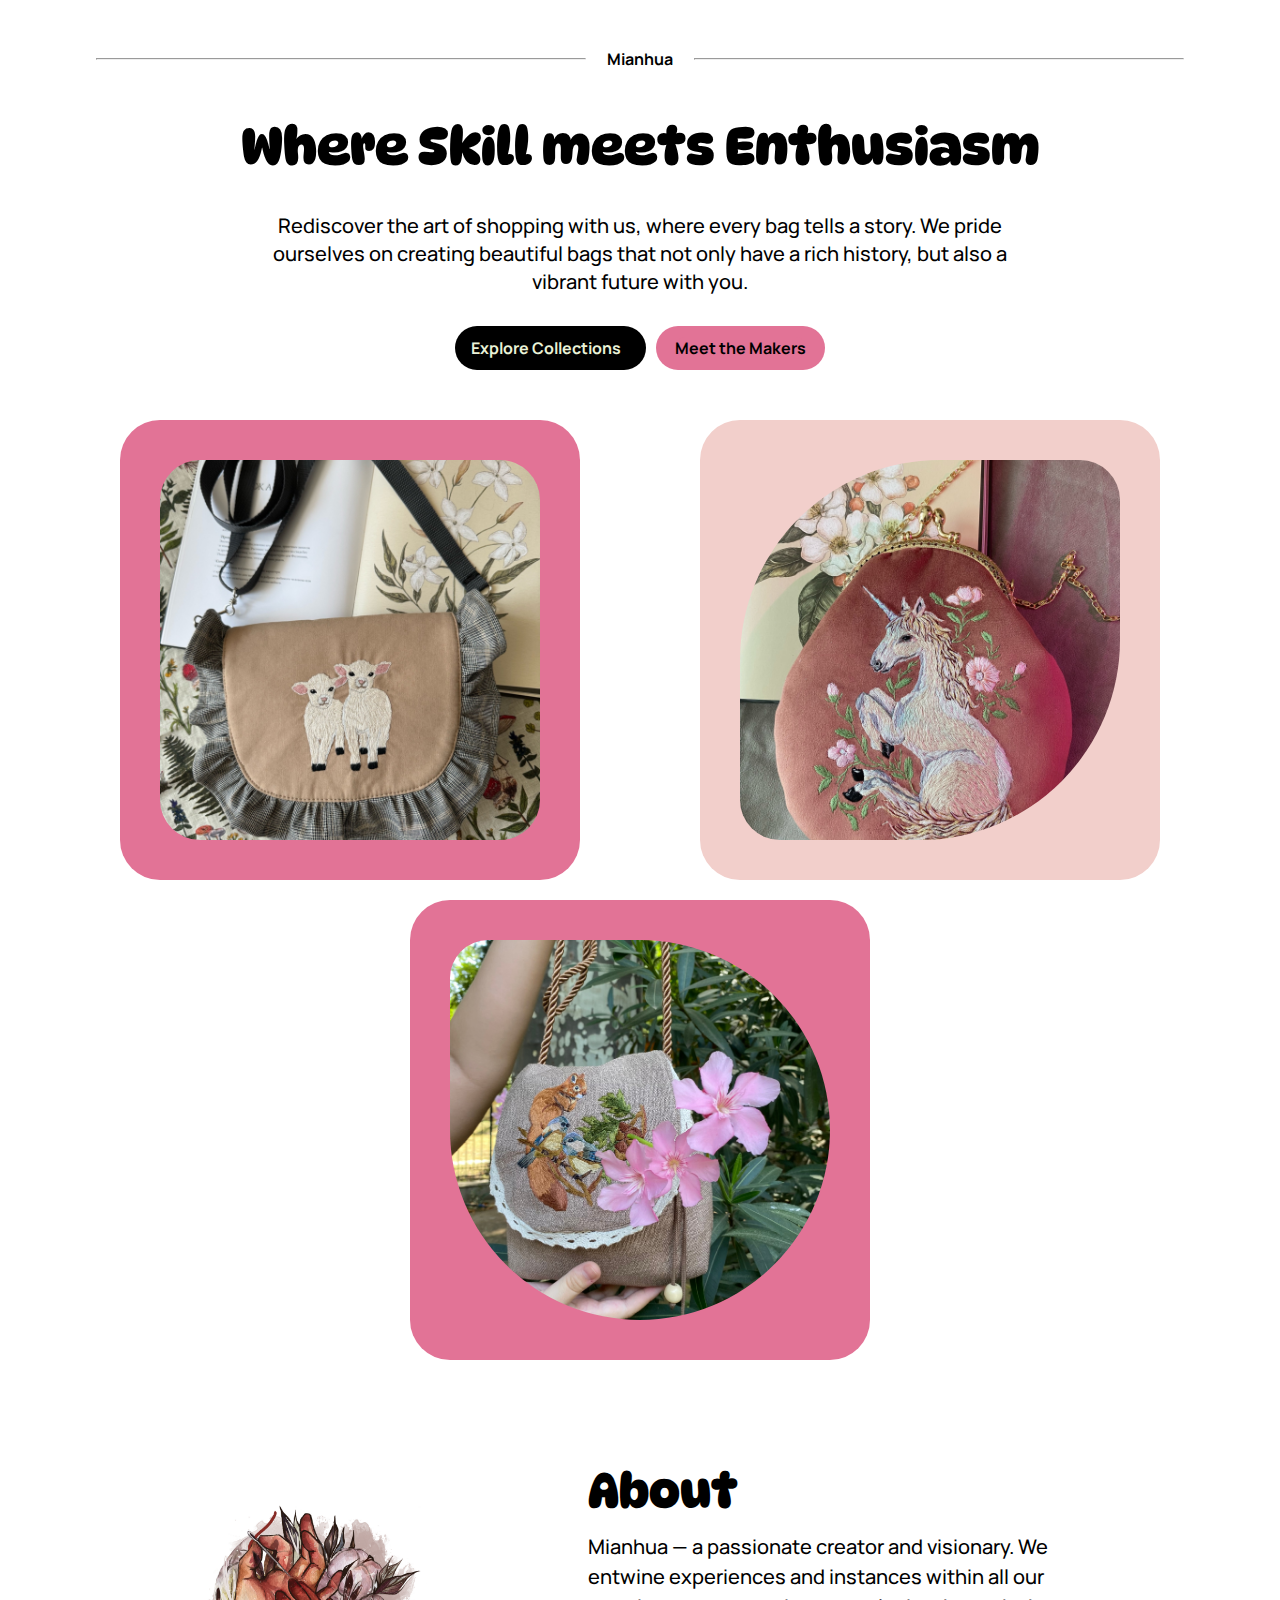
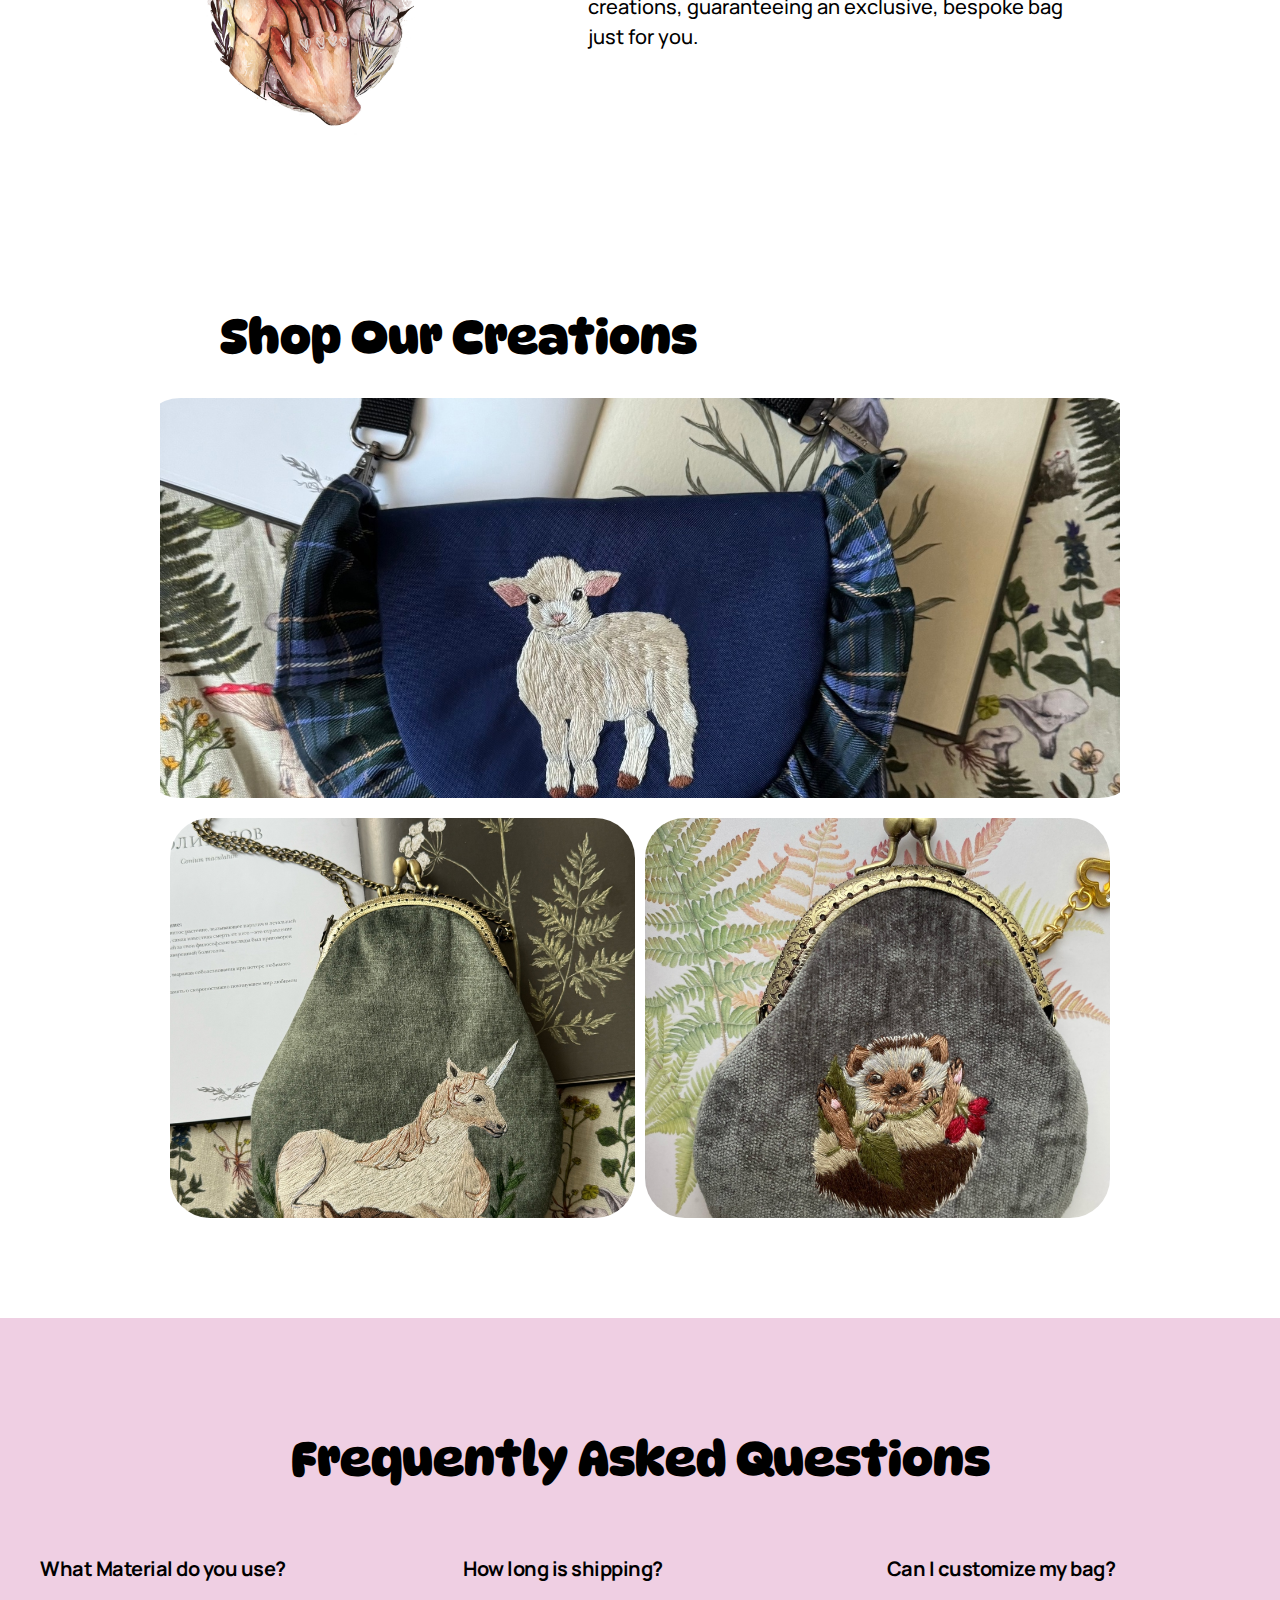
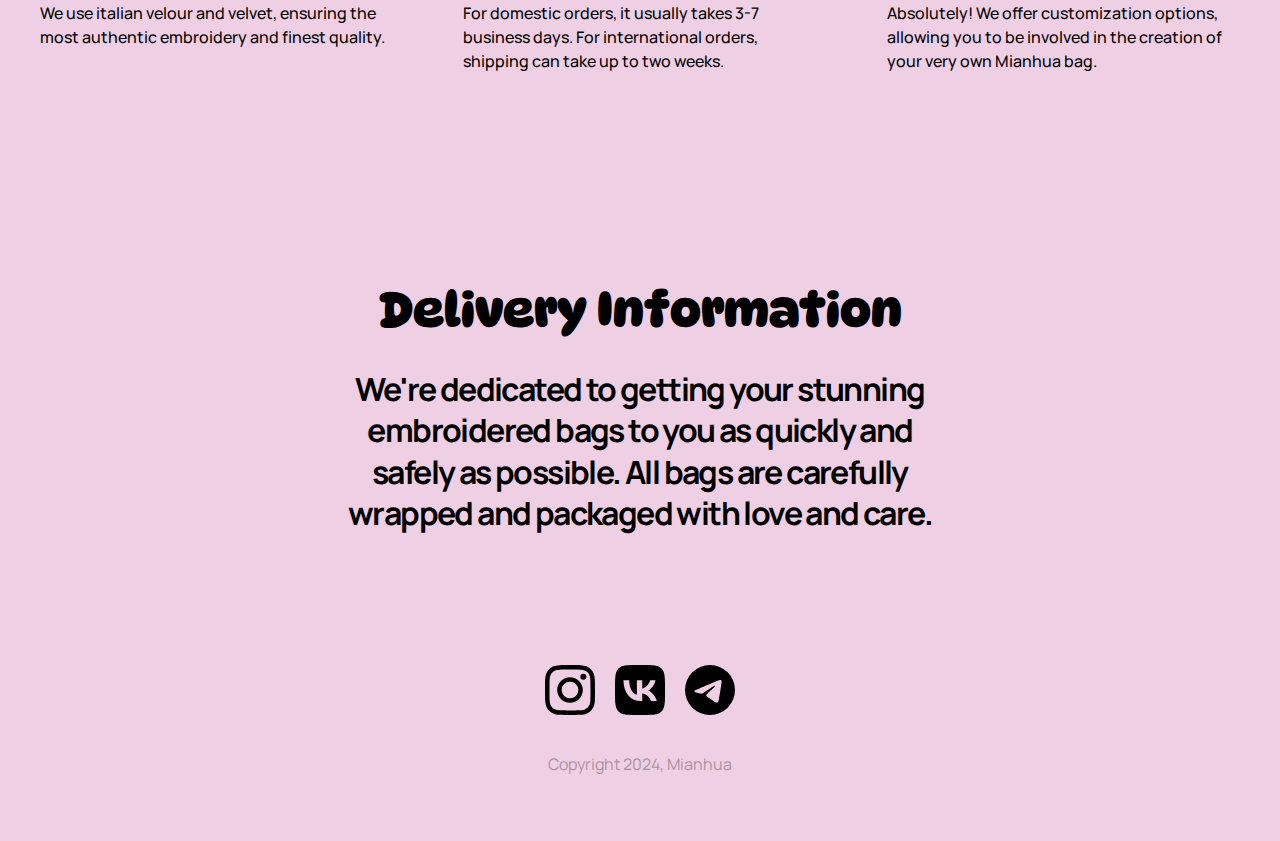
<file: cases/shop_case/index.html>
<!DOCTYPE html>
<html lang="en">

<head>
    <meta charset="UTF-8">
    <meta http-equiv="X-UA-Compatible" content="IE=edge">
    <meta name="viewport" content="width=device-width, initial-scale=1.0">
    <title>Mianhua</title>
    <link rel="preconnect" href="https://fonts.googleapis.com">
    <link rel="preconnect" href="https://fonts.gstatic.com" crossorigin>
    <link rel="preconnect" href="https://fonts.googleapis.com">
    <link rel="preconnect" href="https://fonts.gstatic.com" crossorigin>
    <link href="https://fonts.googleapis.com/css2?family=DynaPuff:wght@700&family=Manrope:wght@518&display=swap"
        rel="stylesheet">
    <link href="https://fonts.googleapis.com/css2?family=DynaPuff:wght@700&display=swap" rel="stylesheet">
    <link rel="shortcut icon" href="favicon.jpg" .
        type="image/x-icon">
    <link rel="stylesheet" href="mysite.css">
</head>

<body>
    <header class="header">
        <div class="container">
            <hr class="line" />
            <p class="name">Mianhua</p>
            <hr class="line" />
        </div>

        <div class="title_about">
            <h1 class="title_first-text">Where Skill meets Enthusiasm</h1>
            <h3 class="title_two-text">Rediscover the art of shopping with us, where every bag tells a story. We pride
                ourselves on creating beautiful bags that not only have a rich history, but also a vibrant future with
                you.</h3>
            <div class="button">
                <button class="header_button1"><a href="#section1" class="header_button1">Explore Collections</a></button>
                <button class="header_button2"><a href="#section2"class="header_button2">Meet the Makers</a> </button>
            </div>
        </div>
    </header>
    <section class="stack">
        <div class="form_img">
            <div class="form1">
                <img class="first_img" src="img/img1.jpg"
                    alt="bags with embroidery sheep">
            </div>
            <div class="form2">
                <img class="two_img" src="img/img2.jpg"
                    alt="bags with embroidery unicorn">
            </div>
            <div class="form3">
                <img class="three_img" src="img/img3.jpg"
                    alt="bags with embroidery squirrel">
            </div>
        </div>
    </section>
    <section class="about">
     
        <img class="logo" src="img/logo.jpg" alt="logo">
        <div class="about_title">
            <h1 class="text-about_title" id="section2">About</h1>
            <h3 class="text-about">Mianhua — a passionate creator and visionary. We entwine experiences and instances
                within all our creations, guaranteeing an exclusive, bespoke bag just for you.</h3>
        </div>
    </section>
    <section class="shop">
        <div class="shop_title">
            <h1 class="shop_text" id="section1">Shop Our Creations</h1>
        </div>
        <div class="img_shop">
            <img class="img_shop1" src="img/product1.jpeg"> 
        </div>
        <div class="img_shop-line">
            <img class="img_shop2" src="img/product2.jpeg">
            <img class="img_shop3" src="img/product3.jpg">
        </div>
    </section>
    <section class="question">
        <div class="question_title">
            <h1 class="question_title-text">Frequently Asked Questions</h1>
        </div>
        <div class="all_answers_and_question">
            <div class="answers1">
                <h2 class="answers_title1">What Material do you use?</h2>
                <p class="answers_text">We use italian velour and velvet, ensuring the most authentic embroidery and
                    finest
                    quality.</p>
            </div>
            <div class="answers2">
                <h2 class="answers_title2">How long is shipping?</h2>
                <p class="answers_text">For domestic orders, it usually takes 3-7 business days. For international
                    orders, shipping can take up to two weeks.</p>
            </div>
            <div class="answers3">
                <h2 class="answers_title3">Can I customize my bag?</h2>
                <p class="answers_text">Absolutely! We offer customization options, allowing you to be involved in
                    the creation of your very own Mianhua bag.</p>
            </div>
        </div>
    </section>
    <section class="about_delivery">
        <div class="delivery_title">
            <h1 class="delivery_title-text">Delivery Information</h1>
            <p class="text_delivery">We're dedicated to getting your stunning embroidered bags to you as quickly and
                safely as possible. All bags are carefully wrapped and packaged with love and care.</p>
        </div>
    </section>
    <footer class="footer1">
        <div class="socials_icons">
            <a class="instagram" href="https://www.instagram.com/mianhua__/" target="_blank">
                <img src="img/instagram.svg">
            </a>
            <a class="vk" href="https://vk.com/mianhua" target="_blank">
                <img src="img/vk.svg"> </a>
            <a class="telegram" href="https://t.me/mmianhua" target="_blank">
                <img src="img/telegram.svg"> </a>
        </div>
        <div class="text_last">
            <p class="text_footer">Copyright 2024, Mianhua</p>
        </div>

    </footer>
    
</body>

</html>
</file>
<file: cases/automotive_case/style.css>
* {
  box-sizing: border-box;
  padding: 0;
  margin: 0;
}


.container {
  width: 100%;
  max-width: 100%;
  margin: 0 auto;
  height: auto;
  min-height: 680px;
  background-image: url(img/bg.png);
  background-repeat: no-repeat;
  background-size: cover;
  background-position: center;
}

a {
  text-decoration: none;
  color: white;
  font-family: "Montserrat", sans-serif;
  padding: 7px 15px;
}

.nav {
  display: flex;
  flex-wrap: wrap;
  list-style: none;
  margin-top: 100px;
  margin-right: 0;
}

.img1 {
  margin-left: 20px;
  margin-top: 100px;
  max-width: 100%;
  height: auto;
}

header {
  display: flex;
  justify-content: space-between;
  align-items: center;
  height: auto;
  min-height: 94px;
  margin-bottom: 50px;
  padding: 0 20px;
  flex-wrap: wrap;
}

.text1 {
  font-weight: 700;
  font-size: clamp(40px, 8vw, 90px);
  line-height: 91%;
  color: #130e27;
  font-family: "Montserrat", sans-serif;
}

.text2 {
  font-weight: 700;
  font-size: clamp(40px, 8vw, 90px);
  line-height: 91%;
  color: white;
  font-family: "Montserrat", sans-serif;
}

.tittle {
  margin-left: 20px;
  margin-top: 30px;
  padding: 0 15px;
}

.something_text {
  margin-left: 20px;
  padding: 0 15px;
}

.something_txt {
  font-weight: 400;
  font-size: clamp(16px, 4vw, 20px);
  line-height: 140%;
  font-family: "Montserrat", sans-serif;
  color: #fff;
  text-shadow: #130e27 4px 4px 4px;
  width: 100%;
  max-width: 494px;
  height: auto;
  margin-bottom: 30px;
}

.first {
  transition: 0.6s linear;
}

.first:hover {
  background-color: black;
}

.service {
  padding-top: 45px;
  padding-bottom: 68px;
  background-color: #fff;
  width: 100%;
  height: auto;
}

h2 {
  font-weight: 700;
  font-size: clamp(30px, 6vw, 50px);
  color: #130e27;
  font-family: "Montserrat", sans-serif;
  text-align: center;
}

.red_tittle {
  color: #c62314;
  font-family: "Montserrat", sans-serif;
}

.service {
  padding: 60px 20px 80px; 
  background-color: #fff;
  width: 100%;
  height: auto;
}

.text {
  margin-bottom: 50px;
  text-align: center;
}

.tittle_service {
  font-weight: 700;
  font-size: clamp(30px, 6vw, 50px);
  color: #130e27;
  font-family: "Montserrat", sans-serif;
  margin: 0;
}

.card_service {
  display: flex;
  flex-wrap: wrap;
  justify-content: center;
  gap: 40px;
  height: auto;
  list-style: none;
  padding: 0;
  max-width: 1200px;
  margin: 0 auto;
}

.service_item {
  display: flex;
  flex-direction: column;
  align-items: center;
  text-align: center;
  flex: 1 1 220px;
  max-width: 250px;
}

.service_icons {
  height: auto;
  margin-bottom: 20px;
  padding: 0;
  display: flex;
  justify-content: center;
  align-items: center;
  min-height: 80px;
}

.service_icons img {
  max-width: 70px;
  height: auto;
}

.icon_txt {
  font-weight: 400;
  font-size: clamp(15px, 3vw, 17px);
  color: #161616;
  font-family: "Montserrat", sans-serif;
  text-align: center;
  margin: 0;
  padding: 0 5px;
  line-height: 1.4;
}


.story {
  background-color: #130e27;
  padding: 60px 20px;
  width: 100%;
}

.text_story {
  font-weight: 400;
  font-size: clamp(16px, 3vw, 20px);
  color: #fff;
  font-family: "Montserrat", sans-serif;
  text-align: justify;
  padding: 0;
  margin: 0 auto;
  max-width: 1200px;
  line-height: 1.6;
}

.button {
  display: flex;
  justify-content: center;
  margin-top: 40px;
  margin-right: 0;
}

.story_button {
  transition: 0.6s linear;
  width: 270px;
  height: 64px;
  text-align: center;
  display: flex;
  align-items: center;
  justify-content: center;
  color: white;
  font-family: "Montserrat", sans-serif;
  font-weight: 500;
  font-size: 18px;
  background: transparent;
  border: 2px solid white;
}

.story_button:hover {
  background-color: #c62314;
  border-color: #c62314;
}

.price {
  width: 100%;
  height: auto;
  background-color: #efefef;
  padding: 50px 20px;
}

.text_price {
  font-family: "Montserrat", sans-serif;
  font-weight: 700;
  font-size: clamp(30px, 6vw, 50px);
  color: #130e27;
  text-align: center;
  padding-top: 0;
  margin-bottom: 20px;
}

.pricing-card__subtitle {
  font-family: "Montserrat", sans-serif;
  font-weight: 400;
  font-size: clamp(18px, 3vw, 22px);
  text-align: center;
  color: #161616;
  padding-top: 0;
  margin-bottom: 30px;
}

.card_price {
  display: flex;
  flex-wrap: wrap;
  justify-content: center;
  gap: 30px;
  list-style: none;
  max-width: 1200px;
  margin: 0 auto;
}

.card_p {
  border-radius: 5px;
  width: 100%;
  max-width: 340px;
  height: auto;
  min-height: 460px;
  background: #fff;
  margin-top: 0;
  padding: 30px 20px;
  display: flex;
  flex-direction: column;
  align-items: center;
}

.pricing-card__title {
  font-family: "Montserrat", sans-serif;
  font-weight: 700;
  font-size: clamp(35px, 5vw, 50px);
  color: #c62314;
  text-align: center;
  padding-top: 20px;
  margin-bottom: 20px;
}

.about_rate {
  font-family: "PT Serif", sans-serif;
  font-weight: 400;
  font-size: clamp(16px, 3vw, 18px);
  text-align: center;
  color: #161616;
  padding-top: 0;
  line-height: 1.6;
  flex-grow: 1;
}

.pricing-card_button {
  text-align: center;
  margin-top: auto;
  width: 100%;
}


.button_price,
.button_price2,
.button_price3 {
  margin: 20px auto 0;
  border-radius: 5px;
  width: 205px;
  height: 50px;
  background: #130e27;
  display: flex;
  align-items: center;
  justify-content: center;
  text-decoration: none;
}

.button_price:hover,
.button_price2:hover,
.button_price3:hover {
  background-color: #c62314;
}

.txt_button {
  font-weight: 500;
  font-size: clamp(16px, 3vw, 18px);
  color: #fff;
  margin-top: -25px;
  padding: 0;
  line-height: 1;
  display: flex;
  align-items: center;
  justify-content: center;
  height: 100%;
}


.pricing-card_button a {
  display: flex;
  align-items: center;
  justify-content: center;
  width: 100%;
  height: 100%;
  padding: 0;
  margin: 0;
}


footer {
  width: 100%;
  height: auto;
  min-height: 190px;
  background-color: #130e27;
  margin-top: 0;
}

.text_footer_black {
  font-family: "PT Serif", sans-serif;
  font-weight: 400;
  font-size: clamp(16px, 3vw, 20px);
  color: #fff;
}

.footer__text_red {
  font-family: "PT Serif", sans-serif;
  font-weight: 400;
  font-size: clamp(16px, 3vw, 20px);
  color: #c62314;
}

.footer_container {
  display: flex;
  flex-wrap: wrap;
  justify-content: space-between;
  align-items: center;
  padding: 40px 20px;
  gap: 20px;
  max-width: 1200px;
  margin: 0 auto;
}


@media (max-width: 768px) {
  .nav {
    margin-top: 50px;
    justify-content: center;
  }
  
  .img1 {
    margin-left: 0;
    margin-top: 50px;
  }
  
  header {
    flex-direction: column;
    gap: 20px;
    margin-bottom: 30px;
  }
  
  .tittle {
    margin-left: 0;
    text-align: center;
  }
  
  .something_text {
    margin-left: 0;
    text-align: center;
  }
  
  .service_item {
    flex: 1 1 45%;
  }
  
  .icon_txt {
    flex: 1 1 45%;
  }
  
  .footer_container {
    flex-direction: column;
    text-align: center;
    gap: 15px;
  }
}

@media (max-width: 480px) {
  .container {
    min-height: 500px;
  }
  
  .nav {
    margin-top: 30px;
  }
  .first {
    transition: none !important;
  }
  
  .first:hover {
    background-color: transparent !important;
    transform: none !important;
    box-shadow: none !important;
    border: 1px solid transparent !important;
  }

  }
  .story_button {
    width: 100%;
    max-width: 270px;
  }
  
  .card_p {
    min-height: 400px;
  }
  
  .service_item,
  .icon_txt {
    flex: 1 1 100%;
  }
</file>
<file: cases/honey_case/honeylanding.css>
html {
  box-sizing: border-box;
}
*,
*::before,
*::after {
  box-sizing: inherit;
}
body {
  margin: 0;
  padding: 0;
}
html,
body {
  overflow-x: hidden;
}
.container {
  width: 100%;
  max-width: 1440px;
  margin: 0 auto;
  display: flex;
  align-items: center;
  justify-content: space-between;
  padding: 0 70px;
}
.logo_company {
  width: 92.22px;
  height: 40px;
}
.navigation_text {
  font-family: "Kodchasan", sans-serif;
  font-weight: 500;
  font-style: normal;
}
.navigation_text_bold {
  font-family: "Kodchasan", sans-serif;
  font-weight: bold;
  font-style: normal;
}
.navigation_container {
  display: flex;
  gap: 30px;
}
.background {
  width: 100%;
  height: 865px;
  background-repeat: no-repeat;
  background-size: cover;
  padding: 30px;
  position: relative;
}
.overlay_content {
  position: absolute;
  top: 0;
  left: 0;
  width: 100%;
  padding-bottom: -20px;
  display: flex;
  justify-content: space-between;
  align-items: center;
  z-index: 2;
  transform: translateY(100px);
}
.shadow_layer {
  position: absolute;
  bottom: -14px;
  left: 0;

  text-align: center;
  z-index: 1;
}

.menu_text {
  position: absolute;
  top: 50%;
  left: 0;
  right: 0;
  transform: translateY(-20%);
  display: flex;
  flex-direction: column;
  z-index: 3;
  opacity: 0;
  animation: fadeIn 4s ease-out forwards;
}

@keyframes fadeIn {
  to {
    opacity: 1;
  }
}

.text_nav1 {
  padding-left: 125px;
  margin: 2px;
  font-family: "Kodchasan", sans-serif;
  font-weight: bold;
  font-style: normal;
  font-size: 100px;
}
.text_nav2 {
  padding-left: 210px;
  margin: 1px;
  font-family: "Kodchasan", sans-serif;
  font-weight: bold;
  font-style: normal;
  font-size: 100px;
}
.text_nav3 {
  padding-left: 400px;
  margin: 1px;
  font-family: "Kodchasan", sans-serif;
  font-weight: bold;
  font-style: normal;
  font-size: 100px;
}
.menu_image_bee1 {
  position: absolute;
  top: 50%;
  left: 130px;
  transform: translateY(138%);
  z-index: 4;
  opacity: 0;
  animation: fadeIn 4s ease-out forwards;
}

@keyframes fadeIn {
  to {
    opacity: 1;
  }
}

.menu_image_line {
  position: absolute;
  top: 92%;
  left: 110px;
  transform: translateY(200%);
  z-index: 4;
  opacity: 0;
  animation: fadeIn 4s ease-out forwards;
}

@keyframes fadeIn {
  to {
    opacity: 1;
  }
}
.menu_bee2 {
  position: absolute;
  bottom: 106%;
  right: 50px;
  transform: translateY(138%);
  z-index: 5;
  opacity: 0;
  animation: fadeIn 6s ease-out forwards;
  max-width: 100%; /* Основное ограничение размера */
  height: auto;
}

@keyframes fadeIn {
  to {
    opacity: 1;
  }
}
.button_menu {
  position: absolute;
  top: 80%;
  left: 150px;
  transform: translateY(138%);
  z-index: 5;
  display: flex;
  gap: 30px;
}
.menu_btn1 {
  width: 180px;
  height: 65px;
  color: white;
  border: none;
  background-color: black;
  font-family: "Kodchasan", sans-serif;
  font-weight: bold;
  font-style: normal;
  font-size: 18px;
  text-align: center;
}
.menu_btn2 {
  width: 209px;
  height: 65px;
  border: 2px solid black;
  background-color: rgba(28, 28, 28, 0);
  font-family: "Kodchasan", sans-serif;
  font-weight: bold;
  font-style: normal;
  font-size: 18px;
  text-align: center;
}
.text_trust {
  font-family: "Kodchasan", sans-serif;
  font-weight: bold;
  font-style: normal;
  font-size: 45px;
  text-align: left;
  margin-left: 10%;
}
.about_logo {
  display: flex;
  justify-content: space-around;
  max-width: 1146.34px;
  margin: 10px 30px 10px 100px;
}
.about_logo img {
  display: block;
  max-width: 100%;
}

.trust_logo1 {
  width: 144.3px;
  height: 32.34px;
}

.trust_logo2 {
  width: 228.23px;
  height: 37.88px;
}

.trust_logo3 {
  width: 204.74px;
  height: 36.96px;
}

.trust_logo4 {
  width: 263.34px;
  height: 35.06px;
}
.container2 {
  display: flex;
  justify-content: center;
  margin-top: 60px;
}
.honey_section {
  width: 826px;
  height: auto;
  animation: pulse 1.5s infinite;
}

@keyframes pulse {
  0% {
    transform: scale(1);
    opacity: 1;
  }
  50% {
    transform: scale(1.05);
    opacity: 0.8;
  }
  100% {
    transform: scale(1);
    opacity: 1;
  }
}
.text_about {
  margin-top: 15%;
}
.text_honey_section {
  font-family: "Kodchasan", sans-serif;
  font-weight: bold;
  font-style: normal;
  font-size: 45px;
}
.text_honey_p {
  font-family: "Kodchasan", sans-serif;
  font-weight: 500;
  font-style: normal;
  font-size: 22px;
}
.honey_section-btn {
  width: 184px;
  height: 59px;
  background-color: #e58311;
  color: white;
  font-family: "Kodchasan", sans-serif;
  font-weight: bold;
  font-style: normal;
  font-size: 18px;
  text-align: center;
  border: none;
}
.button_section-honey {
  margin-top: 50px;
}
.container3 {
  display: flex;
  justify-content: center;
  margin-top: 60px;
}
.txt2_honey-about {
  font-family: "Kodchasan", sans-serif;
  font-weight: bold;
  font-style: normal;
  font-size: 45px;
}
.honey_about-txt {
  margin-left: 60px;
}
.p_honey-about {
  font-family: "Kodchasan", sans-serif;
  font-weight: 500;
  font-style: normal;
  font-size: 22px;
}
.honey_section-btn2 {
  width: 184px;
  height: 59px;
  background-color: #e58311;
  color: white;
  font-family: "Kodchasan", sans-serif;
  font-weight: bold;
  font-style: normal;
  font-size: 18px;
  text-align: center;
  border: none;
}
.button_section-honey2 {
  margin-top: 50px;
}
.honey_about-txt {
  margin-top: 10%;
}
.honey_about-pic {
  animation: pulse 1.5s infinite;
}

@keyframes pulse {
  0% {
    transform: scale(1);
    opacity: 1;
  }
  50% {
    transform: scale(1.05);
    opacity: 0.8;
  }
  100% {
    transform: scale(1);
    opacity: 1;
  }
}
.text_product {
  display: flex;
  justify-content: space-between;
}
.text_h1-product {
  font-family: "Kodchasan", sans-serif;
  font-weight: bold;
  font-style: normal;
  font-size: 45px;
  margin-left: 3%;
}
.all_product {
  color: #e58211;
  font-family: "Kodchasan", sans-serif;
  font-weight: 500;
  font-size: 18px;
  margin-right: 10%;
  text-decoration: underline;
}
.product_left {
  width: 558px;
  height: 305px;
  padding: 20px;
  background-color: rgba(229, 130, 17, 0.07);
}
.text_left {
  font-family: "Kodchasan", sans-serif;
  font-weight: 600;
  font-style: normal;
  font-size: 28px;
  text-align: left;
}
.text_left-p {
  font-family: "Kodchasan", sans-serif;
  font-weight: 600;
  font-style: normal;
  font-size: 16px;
  color: rgba(0, 0, 0, 0.7);
}
.product_left {
  display: flex;
  justify-content: space-between;
}
.left_button {
  color: #e58211;
  font-family: "Kodchasan", sans-serif;
  font-weight: bold;
  font-style: normal;
  font-size: 18px;
  width: 140px;
  height: 49px;
  background-color: transparent;
  border: 2px solid #e58211;
}
.button_left-bttn {
  margin-top: -13%;
  margin-left: 20px;
}
.product_table {
  display: flex;
  justify-content: space-between;
}
.product_right {
  width: 558px;
  height: 305px;
  padding: 20px;
  background-color: rgba(229, 130, 17, 0.07);
  margin-left: -15%;
}
.text_right {
  font-family: "Kodchasan", sans-serif;
  font-weight: 600;
  font-style: normal;
  font-size: 28px;
  text-align: left;
}
.text_right-p {
  font-family: "Kodchasan", sans-serif;
  font-weight: 600;
  font-style: normal;
  font-size: 16px;
  color: rgba(0, 0, 0, 0.7);
}
.product_right {
  display: flex;
  justify-content: space-between;
}
.right_button {
  color: #e58211;
  font-family: "Kodchasan", sans-serif;
  font-weight: bold;
  font-style: normal;
  font-size: 18px;
  width: 140px;
  height: 49px;
  background-color: transparent;
  border: 2px solid #e58211;
}
.button_right-bttn {
  margin-top: -13%;
  margin-left: -60px;
}
.container4 {
  margin-left: 40px;
}
.honey_right {
  margin-top: 15%;
  margin-left: -15%;
}
footer {
  width: 100%;
  height: auto;
  padding: 30px 0;
  background: linear-gradient(90deg, #ff9d2d, #ffd877);
  margin-top: 50px;
}

.container-footer {
  max-width: 1440px;
  margin: 0 auto;
  display: flex;
  justify-content: space-between;
  align-items: center;
  padding: 0 50px;
  flex-wrap: wrap; /* Для адаптивности */
}

.footer__column {
  display: flex;
  align-items: center;
}

/* Логотип + текст в строку */
.logo-text {
  display: flex;
  align-items: center;
  gap: 50px;
}

.footer__logo {
  max-height: 60px;
  width: auto;
}

.footer-p {
  font-family: "Kodchasan", sans-serif;
  font-weight: 600;
  font-style: normal;
  font-size: 14px;
}

/* Иконки соцсетей */
.footer__socials a {
  color: #000;
  font-size: 24px;
}
.footer__socials {
  display: flex;
  gap: 20px;
}
.footer__column_app_socials {
  display: flex;
  gap: 15px;
}

.google,
.apple {
  width: 142px;
  height: auto;
}

@media screen and (max-width: 767px) {
  .container {
    display: flex;
    justify-content: space-around;
  }
  .navigation_container {
    display: flex;
    justify-content: space-around;
  }
  .background {
    margin-left: 10px;
  }
  .container-footer {
    flex-direction: column;
    gap: 20px;
    padding: 20px;
  }

  .logo-text {
    flex-direction: column;
    gap: 15px;
    text-align: center;
  }

  .footer__socials {
    order: -1; /* Соцсети выше логотипа */
  }
  .menu_bee2 {
    display: flex;
    justify-content: space-around;
    width: 400px;
    height: auto;
    padding-top: 30%;
  }
  .menu_image_bee1 {
    display: block;
    justify-content: flex-start;
    width: 120px;
    height: auto;
    padding-top: 7%;
  }
  .text_nav1,
  .text_nav2,
  .text_nav3 {
    font-size: 36px;
  }
  .menu_content {
    display: flex;
    flex-direction: column;
    padding-left: 20px;
    padding-right: 20px;
  }
  .text_test {
    margin-top: -300px;
    display: flex;
    justify-content: space-between;
  }
  .menu_text {
    padding-left: 20%;
    padding-top: -10%;
  }
  .menu_btn1,
  .menu_btn2 {
    width: 180px;
    font-size: 16px;
    height: 50px;
    margin-top: 20px;
  }
  .about_text,
  .about_logo {
    display: flex;
    flex-direction: column;
  }
  .about_logo {
    margin: 0 auto;
  }
  .trust_logo1,
  .trust_logo2,
  .trust_logo3,
  .trust_logo4 {
    padding-bottom: 15px;
    width: auto;
    height: auto;
  }

  .container-footer {
    flex-direction: column;
    gap: 20px;
    padding: 20px;
  }

  .logo-text {
    flex-direction: column;
    gap: 15px;
    text-align: center;
  }

  .footer__socials {
    order: -1; 
  }
}
@media screen and (min-width: 768px) and (max-width: 1024px) {
  .text_nav1,
  .text_nav2,
  .text_nav3 {
    font-size: 36px;
  }
  .menu_content {
    display: flex;
    flex-direction: column;
    padding-left: 20px;
    padding-right: 20px;
  }

  .text_test {
    margin-top: -50%;
    display: flex;
    justify-content: space-between;
  }
  .menu_text {
    padding-left: 20%;
    padding-top: -10%;
  }
  .menu_btn1,
  .menu_btn2 {
    width: 180px;
    font-size: 16px;
    height: 50px;
  }
  .about_text,
  .about_logo {
    display: flex;
    flex-direction: column;
  }
  .menu_bee2 {
    right: 0 auto;  
    bottom: 50%;  
    max-width: 400px;  
    transform: translateY(40%); 
    animation-duration: 4s;  
  }
  .menu_image_line {
    display: none;
  }
  .about_logo {
    margin: 0 auto;
  }
  .trust_logo1,
  .trust_logo2,
  .trust_logo3,
  .trust_logo4 {
    padding-bottom: 15px;
    width: auto;
    height: auto;
  }
  .container5 {
    margin: 0 auto;
    margin-right: 47px;
    margin-top: 50px;
  }
  .button_left-bttn {
    margin-top: -68px;
  }
  .product_table {
    display: flex;
    flex-direction: column;
  }
  .footer__column-wrapper {
    display: flex;
    justify-content: flex-start;
  }
  .footer__column_app_socials {
    display: flex;
    justify-content: flex-start;
  }

  .footer__column_app_socials {
    justify-content: center;
    margin-top: 15px;
  }
  .container-footer {
    display: flex;
    flex-flow: column wrap;
  }
}
@media screen and (min-width: 1024px) and (max-width: 1280px) {
}
@media screen and (max-width: 1199px) {
  .text_nav1,
  .text_nav2,
  .text_nav3 {
    font-size: 50px;
    padding-left: 0;
    text-align: center;
  }
  .menu_text {
    align-items: center;
    position: relative;
    transform: none;
  }

  .container2,
  .container3 {
    display: flex;
    justify-content: space-around;
  }
  .honey_section {
    width: 450px;
    height: auto;
    margin-top: 40px;
  }
  .text_about {
    padding-left: -40px;
  }
  .honey_about-pic {
    width: 450px;
    height: auto;
    margin-top: 40px;
  }
}
.text_trust {
  font-size: 36px;
  margin-left: 0;
  text-align: center;
}
.text_h1-product {
  font-size: 36px;
}

@media screen and (max-width: 768px) {
  .container {
    padding: 0 30px;
    flex-wrap: wrap;
  }

  .navigation_container {
    gap: 20px;
    margin-top: 15px;
  }

  .background {
    height: 500px;
    padding: 20px;
    position: relative;
    overflow: hidden;
  }

  .overlay_content {
    display: none;
  }

  .menu_text {
    transform: translateY(-20%);
    text-align: center;
  }

  .text_nav1,
  .text_nav2,
  .text_nav3 {
    font-size: 50px;
    padding-left: 0;
    text-align: center;
    margin: 5px 0;
  }

  .text_nav1 { text-align: left; margin-left: 40px; }
  .text_nav2 { text-align: center; }
  .text_nav3 { text-align: right; margin-right: 40px; }

  .menu_image_bee1 {
    left: 40px;
    width: 70px;
    transform: translateY(150%);
  }

  .menu_image_line {
    left: 30px;
    width: 200px;
    transform: translateY(220%);
  }

  .menu_bee2 {
    right: 30px;
    bottom: 50%;
    width: 200px;
    transform: translateY(0);
  }

  .button_menu {
    left: calc(60% + 50px);
    transform: translateX(-50%) translateY(180%);
    gap: 15px;
    z-index: 10;
  }

  .menu_btn1,
  .menu_btn2 {
    width: 150px;
    height: 45px;
    font-size: 14px;
  }

  .about_text {
    display: flex;
    flex-direction: column;
    align-items: center;
    text-align: center;
  }

  .text_trust {
    font-size: 36px;
    margin-left: 0;
    text-align: center;
    margin-top: 80px;
    margin-bottom: 30px;
    order: 1;
  }

  .about_logo {
    margin: 20px auto;
    flex-direction: column;
    gap: 25px;
    justify-content: center;
    align-items: center;
    padding-bottom: 30px;
    order: 2;
  }

  .trust_logo1,
  .trust_logo2,
  .trust_logo3,
  .trust_logo4 {
    width: 200px;
    height: auto;
    margin: 10px 0;
  }
  .container2 {
    flex-direction: column;
    align-items: center;
    margin-top: 40px;
    padding: 0 20px;
  }

  .container2 .honey_about {
    order: 1;
  }

  .container2 .text_about {
    order: 2;
    margin-top: 30px;
    text-align: center;
    padding: 0 30px;
  }

  .container3 {
    flex-direction: column;
    align-items: center;
    margin-top: 40px;
    padding: 0 20px;
  }

  .container3 .honey_about2 {
    order: 1;
  }

  .container3 .honey_about-txt {
    order: 2;
    margin-top: 30px;
    text-align: center;
    padding: 0 30px;
    margin-left: 0;
  }

  .honey_section,
  .honey_about-pic {
    width: 90%;
    max-width: 500px;
    height: auto;
  }

  .text_honey_section,
  .txt2_honey-about {
    font-size: 36px;
  }

  .text_honey_p,
  .p_honey-about {
    font-size: 18px;
  }

  .honey_section-btn,
  .honey_section-btn2 {
    margin-top: 25px;
  }

  .container4,
  .container5 {
    margin: 0 auto;
    width: 100%;
    display: flex;
    flex-direction: column;
    align-items: center;
  }

  .container4 {
    padding: 0 20px;
  }

  .container5 {
    padding: 0 20px;
    margin-top: 20px;
  }

  .product_table {
    flex-direction: column;
    align-items: center;
    gap: 40px;
    margin-top: 30px;
    width: 100%;
  }

  .product_left,
  .product_right {
    width: 100%;
    max-width: 500px;
    margin: 0;
    flex-direction: row;
    align-items: center;
    text-align: left;
    height: auto;
    min-height: 180px;
    padding: 15px;
  }

  .product_left-img {
    display: flex;
    align-items: center;
    justify-content: center;
  }

  .honey_left {
    width: 140px;
    height: auto;
    max-height: 140px;
    object-fit: contain;
  }

  .honey_right {
    width: 140px;
    height: auto;
    max-height: 140px;
    object-fit: contain;
  }


  .button_left-bttn,
  .button_right-bttn {
    margin-top: 10px;
    margin-left: 0;
    text-align: center;
    width: 100%;
  }

  .left_button,
  .right_button {
    width: 120px;
    height: 40px;
    font-size: 14px;
  }


  .container-footer {
    flex-direction: column;
    gap: 30px;
    padding: 30px;
  }

  .logo-text {
    flex-direction: column;
    gap: 20px;
    text-align: center;
  }

  .footer__socials {
    order: -1;
  }
}

@media screen and (max-width: 480px) {
  .container {
    padding: 0 20px;
  }

  .background {
    height: 450px;
  }

  .text_nav1,
  .text_nav2,
  .text_nav3 {
    font-size: 36px;
  }

  .text_nav1 { margin-left: 20px; }
  .text_nav3 { margin-right: 20px; }

  .menu_image_bee1 {
    left: 20px;
    width: 50px;
    transform: translateY(130%);
  }

  .menu_image_line {
    left: 15px;
    width: 150px;
    transform: translateY(180%);
  }

  .menu_bee2 {
    right: 20px;
    width: 150px;
    bottom: 50%;
  }


  .button_menu {
    left: calc(65% + 50px);
    transform: translateX(-50%) translateY(150%);
  }

  .menu_btn1,
  .menu_btn2 {
    width: 130px;
    height: 40px;
    font-size: 13px;
  }

  .text_trust {
    margin-top: 60px;
    font-size: 28px;
  }


  .container2 .text_about,
  .container3 .honey_about-txt {
    margin-top: 20px;
    padding: 0 20px;
  }


  .about_logo {
    gap: 20px;
  }

  .trust_logo1,
  .trust_logo2,
  .trust_logo3,
  .trust_logo4 {
    width: 180px;
  }


  .honey_left,
  .honey_right {
    width: 120px;
    max-height: 120px;
  }

  .product_left,
  .product_right {
    padding: 12px;
    min-height: 160px;
  }
}

@media screen and (max-width: 375px) {
  .background {
    height: 400px;
  }

  .text_nav1,
  .text_nav2,
  .text_nav3 {
    font-size: 28px;
  }

  .text_nav1 { margin-left: 15px; }
  .text_nav3 { margin-right: 15px; }

  .menu_image_bee1 {
    left: 15px;
    width: 40px;
    transform: translateY(120%);
  }

  .menu_image_line {
    left: 10px;
    width: 120px;
    transform: translateY(160%);
  }

  .menu_bee2 {
    right: 15px;
    width: 120px;
    bottom: 50%;
  }

  .button_menu {
    left: calc(70% + 50px);
    transform: translateX(-50%) translateY(130%);
  }

  .menu_btn1,
  .menu_btn2 {
    width: 120px;
    height: 35px;
    font-size: 12px;
  }

  .container2 .text_about,
  .container3 .honey_about-txt {
    margin-top: 15px;
    padding: 0 15px;
  }

  .text_honey_section,
  .txt2_honey-about {
    font-size: 28px;
  }

  .text_honey_p,
  .p_honey-about {
    font-size: 16px;
  }

  .trust_logo1,
  .trust_logo2,
  .trust_logo3,
  .trust_logo4 {
    width: 160px;
  }
  .product_left,
  .product_right {
    flex-direction: column;
    text-align: center;
    min-height: auto;
    padding: 15px 10px;
  }

  .honey_left,
  .honey_right {
    width: 100px;
    margin: 10px 0 0 0;
  }
}


@media screen and (max-width: 320px) {
  .background {
    height: 380px;
  }

  .text_nav1,
  .text_nav2,
  .text_nav3 {
    font-size: 24px;
  }

  .menu_image_bee1 {
    left: 10px;
    width: 35px;
  }

  .menu_image_line {
    left: 5px;
    width: 100px;
  }

  .menu_bee2 {
    right: 10px;
    width: 100px;
    bottom: 50%;
  }

  .button_menu {
    left: calc(75% + 50px);
  }

  .menu_btn1,
  .menu_btn2 {
    width: 110px;
  }

  .container2 .text_about,
  .container3 .honey_about-txt {
    margin-top: 10px;
    padding: 0 10px;
  }

  .text_honey_section,
  .txt2_honey-about {
    font-size: 24px;
  }

  .trust_logo1,
  .trust_logo2,
  .trust_logo3,
  .trust_logo4 {
    width: 140px;
  }

  .honey_left,
  .honey_right {
    width: 90px;
  }
}
@media screen and (max-width: 768px) {
  .container_nav {
    position: relative;
    overflow: hidden;
  }
  .about_text {
    display: flex;
    flex-direction: column;
    align-items: center;
  }
  
  .about_logo {
    display: flex;
    flex-direction: column;
    align-items: center;
  }

  .product_left-img,
  .product_right-img {
    display: flex;
    align-items: center;
    justify-content: center;
    width: auto;
  }
}
</file>
<file: cases/pipernet_case/style.css>
* {
  margin: 0;
  padding: 0;
  box-sizing: border-box;
}

body {
  font-family: 'Roboto', sans-serif;
  color: #000;
  line-height: 1.6;
}

.container {
  width: 100%;
  max-width: 1219px;
  margin: 0 auto;
  padding: 0 20px;
}

h1, h2, h3 {
  color: #007765;
  font-weight: 500;
}

/* ===== ШАПКА ===== */
header {
  background-color: #007765;
  position: fixed;
  width: 100%;
  top: 0;
  z-index: 1000;
  padding: 20px 0;
}

.header-content {
  display: flex;
  justify-content: space-between;
  align-items: center;
}

.logo {
  height: 45px;
  max-width: 100%;
}

nav {
  display: flex;
  gap: 10px;
}

.nav-link {
  color: #fff;
  text-decoration: none;
  font-weight: 500;
  font-size: clamp(14px, 2vw, 24px);
  white-space: nowrap;
  position: relative;
  padding: 0 15px;
}

/* Вертикальный разделитель между пунктами */
.nav-link:not(:last-child)::after {
  content: "";
  position: absolute;
  right: -5px;
  top: 50%;
  transform: translateY(-50%);
  height: 70%;
  width: 2px;
  background-color: white;
}

/* Убираем разделитель у последнего элемента */
.nav-link:last-child {
  padding-right: 0;
}

.hero-banner {
  min-height: 400px;
  max-width: 100%;
  background: url('img/image.png') center/cover no-repeat;
  display: flex;
  align-items: center;
  justify-content: center;
  padding-top: 84px;
}

.hero-title {
  color: white;
  font-size: clamp(36px, 6vw, 72px);
  text-align: center;
  max-width: 90%;
}

.section {
  padding: 100px 0;
  background-color: #EEEEEE;
}

.section-title {
  font-size: clamp(36px, 5vw, 64px);
  text-align: center;
  margin-bottom: 50px;
}

.problem-text {
  font-size: clamp(18px, 2.5vw, 32px);
  line-height: 1.5;
}

.problem-text .highlight {
  font-weight: 700;
}

.quote-block {
  background: url('img/back.png') center/cover;
  padding: 100px 0;
}

.quote-text {
  color: white;
  font-size: clamp(24px, 4vw, 48px);
  font-style: italic;
  text-align: center;
  max-width: 90%;
  margin: 0 auto;
}

.coin-section {
  background: white;
}

.coin-content {
  display: flex;
  flex-wrap: wrap;
  align-items: center;
  gap: 30px;
}

.coin-logo {
  width: 115px;
  height: 115px;
  flex-shrink: 0;
  max-width: 100%;
}

.coin-text {
  font-size: clamp(18px, 2.5vw, 32px);
  flex: 1;
  min-width: 300px;
}

.coin-row {
  display: flex;
  align-items: flex-start;
  gap: 30px;
  margin-bottom: 20px;
}

.coin-logo {
  width: 115px;
  height: 115px;
  flex-shrink: 0;
}

.coin-text {
  font-size: clamp(18px, 2.5vw, 32px);
  flex: 1;
}

.p_pad {
  margin-top: 20px;
}

.team-section {
  background: #eee;
}

.team-grid {
  display: grid;
  grid-template-columns: repeat(auto-fill, minmax(300px, 1fr));
  gap: 50px;
  justify-content: center;
}

.team-member {
  text-align: center;
}

.member-photo {
  width: 100%;
  max-width: 168px;
  height: auto;
  border-radius: 50%;
  margin: 0 auto 20px;
}

.member-name {
  font-size: clamp(20px, 2vw, 24px);
  margin-bottom: 10px;
}

.member-role {
  font-style: italic;
  font-size: clamp(16px, 1.8vw, 18px);
  color: #000;
}

footer {
  background: #333;
  padding: 50px 0;
  text-align: center;
}

.footer-text {
  color: white;
  font-size: clamp(16px, 2vw, 18px);
  max-width: 800px;
  margin: 0 auto;
}


@media (max-width: 1024px) {
  .container {
    padding: 0 15px;
  }
  
  .section {
    padding: 80px 0;
  }
}
@media (max-width: 768px) {
  .header-content {
    flex-direction: column;
    gap: 15px;
  }
  
  .section {
    padding: 60px 0;
  }
  
  .team-grid {
    grid-template-columns: repeat(auto-fill, minmax(250px, 1fr));
    gap: 30px;
  }
  
  .coin-row {
    flex-direction: column;
    align-items: center;
    text-align: center;
    gap: 20px;
  }
  
  .coin-text {
    min-width: auto;
  }
}

@media (max-width: 412px) {
  .container {
    padding: 0 12px;
  }
  
  header {
    padding: 15px 0;
  }
  
  .logo {
    height: 35px;
  }
  
  nav {
    flex-wrap: wrap;
    justify-content: center;
    gap: 8px;
  }
  
  .nav-link {
    font-size: 14px;
    padding: 0 10px;
  }
  
  .nav-link:not(:last-child)::after {
    height: 50%;
    right: -3px;
  }
  
  .hero-banner {
    min-height: 300px;
    padding-top: 120px;
    margin-top: 0;
  }
  
  .hero-title {
    font-size: 32px;
    max-width: 95%;
  }
  
  .section {
    padding: 40px 0;
  }
  
  .section-title {
    font-size: 28px;
    margin-bottom: 30px;
  }
  
  .problem-text {
    font-size: 16px;
  }
  
  .quote-block {
    padding: 60px 0;
  }
  
  .quote-text {
    font-size: 20px;
    max-width: 95%;
  }
  
  .coin-logo {
    width: 80px;
    height: 80px;
  }
  
  .coin-text {
    font-size: 16px;
    min-width: auto;
  }
  
  .team-grid {
    grid-template-columns: 1fr;
    gap: 30px;
  }
  
  .member-photo {
    max-width: 140px;
  }
  
  .member-name {
    font-size: 18px;
  }
  
  .member-role {
    font-size: 14px;
  }
  
  footer {
    padding: 30px 0;
  }
  
  .footer-text {
    font-size: 14px;
  }
}

@media (max-width: 375px) {
  .container {
    padding: 0 10px;
  }
  
  .nav-link {
    font-size: 13px;
    padding: 0 8px;
  }
  
  .hero-banner {
    min-height: 250px;
    padding-top: 110px;
  }
  
  .hero-title {
    font-size: 28px;
  }
  
  .section-title {
    font-size: 24px;
  }
  
  .problem-text {
    font-size: 15px;
  }
  
  .quote-text {
    font-size: 18px;
  }
  
  .coin-logo {
    width: 70px;
    height: 70px;
  }
  
  .coin-text {
    font-size: 15px;
  }
  
  .team-grid {
    gap: 25px;
  }
  
  .member-photo {
    max-width: 120px;
  }
}
@media (max-width: 320px) {
  .nav-link {
    font-size: 12px;
    padding: 0 6px;
  }
  
  .hero-title {
    font-size: 24px;
  }
  
  .section-title {
    font-size: 22px;
  }
}


@media (hover: none) and (pointer: coarse) {
  .nav-link:hover {
    background-color: transparent;
  }
}
</file>
<file: cases/portfolio_case/style.css>
:root {
  --color--orange: #d9542c;
  --color--grey: #777068;
  --accent-color: #0f95e8cc;
  --cursor-color: #0f95e8;
  --color--beige: #cfbfad;

  --secondary: #e91e63;
  --comment: #6a9955;
  --keyword: #569cd6;
  --text: #d4d4d4;
  --bg: #1e1e1e;
}

html {
  box-sizing: border-box;
}
*,
*::before,
*::after {
  box-sizing: inherit;
}
body {
  margin: 0;
  padding: 0;
  color: var(--text);
  font-family: "Inconsolata", monospace;
}
.main_container {
  display: flex;
  justify-content: space-between;
  background-color: #1e2021;
  position: relative;
  overflow: visible;
}
.text_section {
  background-color: #343536;
  width: 25%;
  padding-left: 1%;
  position: sticky;
  top: 0;
  height: 100vh;
  overflow-y: auto;
  z-index: 100;
}
.section_main {
  width: 75%;
}
.section_h1 {
  font-family: "Inconsolata", monospace;
  font-size: 60px;
  font-weight: 600;
  color: var(--color--orange);
}
.content_section {
  width: 75%;
}
.about_me {
  font-family: "Inconsolata", monospace;
  color: var(--color--beige);
  font-weight: 100;
  text-align: left;
}
/*.text_about {
    color: #0f95e8cc;
    font-size: 35px;
    font-family: "Inconsolata", monospace;
} */
.text_about {
  font-size: 35px;
  font-family: "Inconsolata", monospace;
  line-height: 1.6;
  padding-left: 30px;
  position: relative;
  margin-top: 70px;
  margin-bottom: 40px;
}

.text_about::before {
  content: "enum Contact {";
  position: absolute;
  top: -1.8em;
  left: 0;
  animation: typing 2s steps(18, end) forwards;
  overflow: hidden;
  white-space: nowrap;
  width: 0;
  color: var(--color--grey);
  font-size: 20px;
}

.platform-list {
  list-style-type: none;
  padding: 0;
  margin: 0;
  border-left: 1px solid #4d4a49;
}

.platform-item a {
  position: relative;
  padding-left: 30px;
  margin-bottom: 10px;
  overflow: hidden;
  white-space: nowrap;
  width: 0;
  color: var(--keyword);
  font-size: 16px;
  text-decoration: none;
}

.platform-item:nth-child(1) {
  animation: typing 1.5s steps(10, end) 3s forwards;
}
.platform-item:nth-child(2) {
  animation: typing 1s steps(7, end) 4.8s forwards;
}
.platform-item:nth-child(3) {
  animation: typing 2s steps(14, end) 6s forwards;
}
.platform-item:nth-child(4) {
  animation: typing 1.2s steps(10, end) 8.2s forwards;
}

.text_about::after {
  content: "}";
  display: block;
  margin-top: 10px;
  opacity: 0;
  animation: fadeIn 0.5s 9.5s forwards;
  color: var(--color--grey);
  font-size: 20px;
}

@keyframes typing {
  from {
    width: 0;
  }
  to {
    width: 100%;
  }
}

@keyframes blink {
  from,
  to {
    background-color: transparent;
  }
  50% {
    background-color: var(--cursor-color);
  }
}

@keyframes fadeIn {
  to {
    opacity: 1;
  }
}

.code-block {
  text-align: left;
  font-family: "Inconsolata", monospace;
}

.code-line {
  margin: 8px 0;
  white-space: nowrap;
  overflow: hidden;
  width: 0;
  animation: typing 3s steps(30, end) forwards;
}

.line1 { animation: typing 3s steps(30, end) forwards; }
.line2 { animation: typing 4s steps(40, end) 3.5s forwards; }
.line3 { animation: typing 4s steps(40, end) 8s forwards; }
.line4 { animation: typing 2s steps(20, end) 12.5s forwards; }
.line5 { animation: typing 3s steps(30, end) 15s forwards; }

@keyframes typing {
  to { width: 100%; }
}

.comment {
  color: var(--comment);
  font-style: italic;
}

.keyword {
  color: var(--keyword);
  font-weight: bold;
}

.function {
  color: #dcdcaa;
}

.string {
  color: #ce9178;
}

@keyframes blink {
  0%,
  100% {
    opacity: 1;
  }
  50% {
    opacity: 0;
  }
}

/* Анимации для каждой строки */
 

.part1 {
  color: var(--color--beige);
}

.part2 {
  color: var(--comment);
}
.blinking_cursor {
  color: var(--comment);
  animation: blink 1s step-end infinite;
}
.content_h1 {
  margin-top: 6%;
  margin-left: 50px;
}
.section_rectangle {
  margin-left: 50px;
  background-color: #343536;
  border: 1px solid #343536;
  margin-right: 40px;
}
.text_section_rectangle {
  padding: 0 20px 0 20px;
  color: var(--color--beige);
  font-size: 18px;
}
.skills_list {
  /* color: #777068;*/
  color: var(--comment);
  margin-top: 10px;
  list-style: none;
}
.skills {
  border-left: 1px solid #4d4a49;
  margin-left: 30px;
}
.skills_list {
  font-size: 16px;
}
.text_section_rectangle2 {
  padding: 0 20px 0 20px;
  color: var(--comment);
  border-left: 1px solid #4d4a49;
  margin-left: 30px;
}
.content-2_h1 {
  margin-top: 4%;
  margin-left: 50px;
}
.part1_2 {
  color: var(--color--beige);
}
.part2_2 {
  color: var(--comment);
}
.section_rectangle_2 {
  margin-left: 50px;
  background-color: #343536;
  border: 1px solid #343536;
  margin-right: 40px;
}
.education {
  border-left: 1px solid #4d4a49;
  margin-left: 30px;
}
.education_list {
  color: var(--comment);
  margin-top: 10px;
  list-style: none;
  text-align: left;
 margin-right: 30px;
}
.content_section2 {
  width: 75%;
}
.text_section_rectangle_2 {
  padding: 0 20px 0 20px;
  color: var(--color--beige);
  font-size: 18px;
}
/* Стили для новой секции */
.content_section3 {
    width: 75%;
}

.content-3_h1 {
    margin-top: 4%;
    margin-left: 50px;
}

.part1_3 {
    color: var(--color--beige);
}

.part2_3 {
    color: var(--comment);
}

.section_rectangle_3 {
    margin-left: 50px;
    background-color: #343536;
    border: 1px solid #343536;
    margin-right: 40px;
    padding: 20px 0;
}

.skills_container {
    display: flex;
    justify-content: space-between;
    padding: 0 20px;
}

.tech_skills, .prof_skills {
    width: 48%;
    padding-left: 8px;
}

.skills_list_left, .skills_list_right {
    border-left: 1px solid #4d4a49 ;
    padding-left: 20px;
    list-style: none;
    margin: 0;
}

.skill_item {
    color: var(--comment);
    margin-top: 10px;
    font-size: 16px;
    display: flex;
    justify-content: space-between;
    padding-right: 20px;
}
.skill_item1 {
  color: var(--keyword);
  margin-top: 10px;
  font-size: 16px;
  display: flex;
  justify-content: space-between;
  padding-right: 20px;
}
.skills_list_right .skill_item {
    justify-content: flex-start;
}

.skill_level {
    color: var(--color--beige);
    font-weight: 500;
    margin-left: 10px;
    white-space: nowrap;
}
 
 
.content-4_h1 {
  margin-top: 4%;
  margin-left: 50px;
}

.part1_4 {
  color: var(--color--beige);
  font-size: 25px;
}

.section_rectangle_4 {
  margin-left: 50px;
  background-color: #343536;
  border: 1px solid #343536;
  margin-right: 40px;
}

.text_section_rectangle_4 {
  padding: 0 20px 0 20px;
  color: var(--color--beige);
  font-size: 18px;
}

.additional_info {
  border-left: 1px solid #4d4a49;
  margin-left: 30px;
  padding-left: 20px;
  list-style: none;
  margin-top: 15px;
  margin-bottom: 15px;
}

.info_item {
  color: var(--comment);
  margin-top: 10px;
  font-size: 16px;
  line-height: 1.5;
}

.info_label {
  color: var(--color--beige);
  font-weight: 500;
}

.text_section_rectangle_4_bottom {
  padding: 0 20px 20px 20px;
  color: var(--color--orange);
  font-size: 18px;
  margin-top: 15px;
  padding-left: 20px;
}
.last-section {
  margin-bottom: 50px; }
/* Очень маленькие устройства (iPhone SE и подобные, до 374px) */
@media (max-width: 374px) {
  .section_h1 {
      font-size: 1.6rem;
      line-height: 1.2;
  }
  
  .about_me {
      font-size: 0.9rem;
  }
  
  .text_about {
      font-size: 1rem;
      margin-top: 15px;
      margin-bottom: 15px;
  }
  
  .text_about::before {
      font-size: 0.8rem;
      top: -1.5em;
  }
  
  .platform-item {
      font-size: 0.8rem;
      padding-left: 20px;
  }
  
  .content_h1, 
  .content-2_h1, 
  .content-3_h1, 
  .content-4_h1 {
      margin-top: 20px;
      margin-left: 10px;
      font-size: 1.2rem;
  }
  
  .part1, .part1_2, .part1_3, .part1_4,
  .part2, .part2_2, .part2_3 {
      display: block;
      margin-bottom: 5px;
  }
  
  .section_rectangle,
  .section_rectangle_2,
  .section_rectangle_3,
  .section_rectangle_4 {
      margin: 0 5px 15px 10px;
      padding: 10px 0;
  }
  
  .text_section_rectangle,
  .text_section_rectangle_2,
  .text_section_rectangle_4 {
      font-size: 0.8rem;
      padding: 0 10px;
  }
  
  .skills,
  .education,
  .additional_info {
      margin-left: 15px;
      padding-left: 5px;
  }
  
  .skills_list,
  .education_list,
  .info_item,
  .skill_item,
  .skill_item1 {
      font-size: 0.75rem;
      line-height: 1.4;
  }
  
  .skill_item {
      flex-direction: column;
  }
  
  .skill_level {
      margin-left: 0;
      margin-top: 3px;
  }
  
  .info_label {
      display: block;
      margin-bottom: 3px;
  }
  
  .code-block {
      font-size: 0.8rem;
  }
  
  .code-line {
      font-size: 0.75rem;
  }
  
  .blinking_cursor {
      display: none;
  }
}

/* Маленькие устройства (375px - 767px) */
@media (min-width: 375px) and (max-width: 767px) {
  .main_container {
      flex-direction: column;
  }
  
  .text_section {
      width: 100%;
      position: relative;
      height: auto;
      padding: 15px;
  }
  
  .section_main {
      width: 100%;
      margin-left: 0;
  }
  
  .section_h1 {
      font-size: 1.8rem;
  }
  
  .about_me {
      font-size: 1rem;
  }
  
  .text_about {
      font-size: 1.1rem;
      margin-top: 40px;
      margin-bottom: 20px;
  }
  
  .content_h1, 
  .content-2_h1, 
  .content-3_h1, 
  .content-4_h1 {
      margin-top: 30px;
      margin-left: 15px;
      font-size: 1.4rem;
  }
  
  .section_rectangle,
  .section_rectangle_2,
  .section_rectangle_3,
  .section_rectangle_4 {
      margin: 0 10px 20px 15px;
      padding: 15px 0;
  }
  
  .text_section_rectangle,
  .text_section_rectangle_2,
  .text_section_rectangle_4 {
      font-size: 0.9rem;
      padding: 0 15px;
  }
  
  .skills_list,
  .education_list,
  .info_item,
  .skill_item,
  .skill_item1 {
      font-size: 0.85rem;
  }
  
  .skills_container {
      flex-direction: column;
  }
  
  .tech_skills, 
  .prof_skills {
      width: 100%;
      margin-bottom: 20px;
  }
  
  .skills_list_left, 
  .skills_list_right {
      padding-left: 15px;
  }
  
  .skill_item {
      flex-direction: column;
  }
  
  .skill_level {
      margin-left: 0;
      margin-top: 5px;
  }
  
  .additional_info {
      margin-left: 20px;
      padding-left: 10px;
  }
  
  .info_label {
      display: block;
      margin-bottom: 5px;
  }
  
  .code-block {
      overflow-x: auto;
  }
  
  .code-line {
      white-space: pre;
  }
}
 

/* Горизонтальная ориентация на маленьких экранах */
@media (max-width: 767px) and (orientation: landscape) {
  .text_section {
      padding: 10px;
  }
  
  .section_h1 {
      font-size: 1.5rem;
  }
  
  .text_about {
      font-size: 0.9rem;
      margin: 10px 0;
  }
  
  .content_h1, 
  .content-2_h1, 
  .content-3_h1, 
  .content-4_h1 {
      margin-top: 15px;
      margin-left: 10px;
      font-size: 1.1rem;
  }
  
  .skills_container {
      flex-direction: row;
      flex-wrap: wrap;
  }
  
  .tech_skills, 
  .prof_skills {
      width: 48%;
  }
  
  .code-block {
      font-size: 0.85rem;
  }
}

/* Планшеты (768px - 1023px) */
@media (min-width: 768px) and (max-width: 1023px) {
  .text_section {
      width: 40%;
      padding: 20px 15px;
  }
  
  .section_main {
      width: 60%;
  }
  
  .section_h1 {
      font-size: 2.2rem;
  }
  
  .about_me {
      font-size: 1.1rem;
  }
  
  .text_about {
      font-size: 1.3rem;
  }
  
  .content_h1, 
  .content-2_h1, 
  .content-3_h1, 
  .content-4_h1 {
      margin-left: 30px;
      font-size: 1.6rem;
  }
  
  .section_rectangle,
  .section_rectangle_2,
  .section_rectangle_3,
  .section_rectangle_4 {
      margin: 0 20px 30px 30px;
  }
  
  .text_section_rectangle,
  .text_section_rectangle_2,
  .text_section_rectangle_4 {
      font-size: 0.95rem;
  }
  
  .skills_list,
  .education_list,
  .info_item,
  .skill_item,
  .skill_item1 {
      font-size: 0.9rem;
  }
  
  .skills_container {
      flex-wrap: wrap;
  }
  
  .tech_skills, 
  .prof_skills {
      width: 100%;
  }
}

/* Десктопы (1024px и выше) */
@media (min-width: 1024px) {
  .text_section {
      width: 30%;
      padding: 20px 20px 20px 30px;
  }
  
  .section_main {
      width: 70%;
  }
  
  .section_h1 {
      font-size: 3rem;
  }
  
  .about_me {
      font-size: 1.3rem;
  }
  
  .text_about {
      font-size: 1.6rem;
  }
   
  .content_h1, 
  .content-2_h1, 
  .content-3_h1, 
  .content-4_h1 {
      margin-left: 50px;
      font-size: 2rem;
  }
  
  .section_rectangle,
  .section_rectangle_2,
  .section_rectangle_3,
  .section_rectangle_4 {
      margin: 0 40px 40px 50px;
      padding: 25px 0;
  }
  
  .text_section_rectangle,
  .text_section_rectangle_2,
  .text_section_rectangle_4 {
      font-size: 1.1rem;
  }
  
  .skills_list,
  .education_list,
  .info_item,
  .skill_item,
  .skill_item1 {
      font-size: 1rem;
  }
  
  .skills_container {
      flex-direction: row;
      justify-content: space-between;
  }
  
  .tech_skills, 
  .prof_skills {
      width: 48%;
  }
}

/* Большие десктопы (1200px и выше) */
@media (min-width: 1200px) {
  .text_section {
      width: 25%;
  }
  
  .section_main {
      width: 75%;
  }
  
  .section_h1 {
      font-size: 3.5rem;
  }
  
  .text_about {
      font-size: 1.8rem;
  }
  
  .content_h1, 
  .content-2_h1, 
  .content-3_h1, 
  .content-4_h1 {
      font-size: 2.2rem;
  }
  
  .section_rectangle,
  .section_rectangle_2,
  .section_rectangle_3,
  .section_rectangle_4 {
      margin: 0 50px 50px 60px;
  }
}
</file>
<file: cases/renthouse_case/renthouse.css>
html,
body {
  height: 100%;
  margin: 0;
  padding: 0;
}

.hero-section {
  min-height: 100vh;
  background: linear-gradient(rgba(0, 0, 0, 0.6), rgba(0, 0, 0, 0.6)),
    url("img/bg.png");
  background-size: cover;
  background-position: center;
  display: flex;
  justify-content: center;
  align-items: center;
}

.content {
  text-align: center;
  max-width: 90%;
  z-index: 2;
}

.logo {
  max-width: 350px;
  width: 110%;
  height: auto;
  margin-bottom: 10px;
  text-align: center;
}

.text-block {
  color: white;
  text-shadow: 0 2px 4px rgba(0, 0, 0, 0.5);
  display: flex;
  justify-content: center;
}
.logo_text {
  padding-right: 20px;
  font-family: "Source Code Pro";
  font-size: 16px;
  padding-left: 10px;
}
.name_h1 {
  font-size: 96px;
  color: white;
  font-family: "Bodoni Moda", serif;
}
.text_h3 {
  font-family: "Source Code Pro";
  font-size: 24px;
  color: white;
  font-weight: 400;
  letter-spacing: 0.25em;
  margin-top: -70px;
}
.btn {
  background-color: #d8ae5e;
  font-family: "Source Code Pro";
  font-size: 16px;
  color: white;
  border: none;
  width: 141px;
  height: 36px;
  border-radius: 4px;
  font-weight: 300;
}
.about-section {
  background-color: #ffffff;
}
.about-h1 {
  text-align: center;
  font-size: 64px;
  font-family: "Bodoni Moda", serif;
  font-weight: 400;
}
.about-p {
  text-align: center;
  margin-top: -50px;
}
.about-p::after {
  content: "";
  display: block;
  width: 120px;
  height: 1px;
  background: #d8ae5e;
  margin-top: 25px;
  margin-left: auto;
  margin-right: auto;
}
.text-about_p {
  text-align: center;
  margin: 0 auto;
  max-width: 598px;
  letter-spacing: 0.1em;
  margin-bottom: 30px;
}
.btn-section {
  background-color: #d8ae5e;
  font-family: "Source Code Pro";
  font-size: 16px;
  color: white;
  border: none;
  width: 141px;
  height: 36px;
  border-radius: 4px;
  font-weight: 300;
}
.btn-section_div {
  text-align: center;
  margin-bottom: 30px;
}
.atractions-section {
  background-color: #f4f4f4;
}
.about-atractions_h1 {
  text-align: center;
  font-size: 64px;
  font-family: "Bodoni Moda", serif;
  font-weight: 400;
  padding-top: 30px;
}
.atractions-p {
  text-align: center;
  margin-top: -50px;
}
.atractions-p::after {
  content: "";
  display: block;
  width: 120px;
  height: 1px;
  background: #d8ae5e;
  margin-top: 25px;
  margin-left: auto;
  margin-right: auto;
}
.atractions_flex {
  display: flex;
  justify-content: space-evenly;
  padding-top: 30px;
  flex-wrap: wrap;
}

.atraction-item {
  display: flex;
  flex-direction: column;
  align-items: center;
}
.atraction_img {
  margin-bottom: 10px;
}
.atraction_p {
  text-align: center;
  margin-top: 5px;
  font-size: 20px;
  font-family: "Source Code Pro";
  font-weight: 300;
}
.atractions_flex2 {
  display: flex;
  justify-content: space-around;
  padding-top: 30px;
  flex-wrap: wrap;
}
.atraction_p2 {
  text-align: center;
  margin-top: 12px;
  font-size: 20px;
  font-family: "Source Code Pro";
  font-weight: 300;
}
.atractions-p_last {
  text-align: center;
  margin-top: 50px;
  font-size: 20px;
  font-weight: 400;
  font-family: "Source Code Pro";
  padding-bottom: 50px;
}
.atractions-p_last::after {
  content: "";
  display: block;
  width: 289px;
  height: 1px;
  background: #d8ae5e;
  margin-top: 10px;
  margin-left: auto;
  margin-right: auto;
}

.gallery {
  display: flex;
  flex-direction: column;
  gap: 20px;
}

.gallery-row {
  display: flex;
  gap: 20px;
  justify-content: center;
}

.image-container {
  position: relative;
  overflow: hidden;
  border-radius: 8px;
  box-shadow: 0 3px 6px rgba(0, 0, 0, 0.1);
}

.image-container.small {
  width: 291px;
  height: 286px;
}

.image-container.large {
  width: 408px;
  height: 286px;
}

.image-container img {
  width: 100%;
  height: 100%;
  object-fit: cover;
  display: block;
  transition: transform 0.5s ease;
}

.overlay {
  position: absolute;
  top: 0;
  left: 0;
  width: 100%;
  height: 100%;
  background: rgba(0, 0, 0, 0.6);
  color: white;
  display: flex;
  align-items: center;
  justify-content: center;
  opacity: 0;
  transition: opacity 0.5s ease;
}

.overlay-text {
  text-align: center;
  padding: 20px;
  font-size: 1.2rem;
  transform: translateY(20px);
  transition: transform 0.5s ease;
  font-size: 28px;
  font-family: "Source Code Pro";
}

/* Анимация при наведении */
.image-container:hover .overlay {
  opacity: 1;
}

.image-container:hover .overlay-text {
  transform: translateY(0);
}

.image-container:hover img {
  transform: scale(1.05);
}
.pic_h1{
  text-align: center;
  font-size: 64px;
  font-family: "Bodoni Moda", serif;
  font-weight: 400;
  padding-top: 30px;
}
.pic_p{
  text-align: center;
  margin-top: -50px;
}
.pic_p::after {
  content: "";
  display: block;
  width: 120px;
  height: 1px;
  background: #d8ae5e;
  margin-top: 25px;
  margin-left: auto;
  margin-right: auto;
}
.text_pic {
  text-align: center;
  margin-top: 50px;
  font-size: 20px;
  font-weight: 400;
  font-family: "Source Code Pro";
  padding-bottom: 10px;
}
.text_pic2 {
  text-align: center;
  margin-top: 70px;
  font-size: 20px;
  font-weight: 400;
  font-family: "Source Code Pro";
  padding-bottom: 10px;
}


.contact {
  margin-top: 50px;
  background-color: #F4F4F4;
  text-align: center;
  font-family: 'Arial', sans-serif;
}

.contact__title {
  text-align: center;
  font-size: 64px;
  font-family: "Bodoni Moda", serif;
  font-weight: 400;
  padding-top: 30px;
}

.contact__subtitle {
  text-align: center;
  margin-top: -50px;
}
.contact__subtitle:after {
  content: "";
  display: block;
  width: 120px;
  height: 1px;
  background: #d8ae5e;
  margin-top: 25px;
  margin-left: auto;
  margin-right: auto;
}

/* Контейнер для контента */
.contact__container {
  display: flex;
  flex-direction: column;
  align-items: center;
  max-width: 600px;
  margin: 0 auto;

}

/* Стили для контактной информации */
.contact__info {
  margin-bottom: 40px;
  margin-top: 40px;
  width: 100%;
}

.contact__item {
  display: flex;
  align-items: center;
  justify-content: center;
  gap: 15px;
  margin-bottom: 25px;
  padding: 0 20px;
}

.contact__icon {
  width: 24px;
  height: 24px;
  flex-shrink: 0;
}

.contact__text {
  font-size: 18px;
  color: #333;
  text-align: left;
  flex-grow: 1;
  max-width: 350px;
}
 

/* Стили для социальных сетей */
.socials {
  display: flex;
  justify-content: center;
  gap: 5px;
  margin-bottom: 30px;
}

.social__link {
  display: inline-block;
  width: 40px;
  height: 40px;
  display: flex;
  align-items: center;
  justify-content: center;
  padding-right: 20px;
  
}

.social__icon {
  width: 30px;
  height: 30px;
  
}

/* Медиа-запросы для адаптивности */
@media (max-width: 768px) {
  .name_h1 {
    font-size: 60px;
  }
  
  .text_h3 {
    font-size: 18px;
    margin-top: -40px;
  }
  
  .about-h1,
  .about-atractions_h1,
  .pic_h1,
  .contact__title {
    font-size: 48px;
  }
  
  .about-p,
  .atractions-p,
  .pic_p,
  .contact__subtitle {
    margin-top: -30px;
  }
  
  .gallery-row {
    flex-direction: column;
    align-items: center;
  }
  
  .image-container.small,
  .image-container.large {
    width: 100%;
    max-width: 400px;
    height: 250px;
  }
}

@media (max-width: 480px) {
  .name_h1 {
    font-size: 48px;
  }
  
  .text_h3 {
    font-size: 16px;
    margin-top: -30px;
    letter-spacing: 0.15em;
  }
  
  .about-h1,
  .about-atractions_h1,
  .pic_h1,
  .contact__title {
    font-size: 36px;
  }
  
  .about-p,
  .atractions-p,
  .pic_p,
  .contact__subtitle {
    margin-top: -20px;
    font-size: 14px;
  }
  
  .text-block {
    flex-wrap: wrap;
    gap: 10px;
  }
  
  .logo_text {
    padding: 5px 10px;
    font-size: 14px;
  }
  
  .logo {
    max-width: 280px;
    width: 100%;
  }
  
  .text-about_p,
  .atraction_p,
  .atraction_p2,
  .atractions-p_last,
  .text_pic,
  .text_pic2 {
    font-size: 16px;
    padding: 0 15px;
  }
  
  .atractions_flex,
  .atractions_flex2 {
    flex-direction: column;
    gap: 20px;
  }
  
  .atraction-item {
    margin-bottom: 20px;
  }
  
  .image-container.small,
  .image-container.large {
    width: 100%;
    max-width: 350px;
    height: 200px;
  }
  
  .overlay-text {
    font-size: 20px;
    padding: 10px;
  }
  
  .contact__text {
    font-size: 16px;
  }
  
  .contact__item {
    flex-direction: column;
    text-align: center;
    gap: 10px;
  }
}

@media (max-width: 375px) {
  .name_h1 {
    font-size: 40px;
  }
  
  .text_h3 {
    font-size: 14px;
    margin-top: -25px;
    letter-spacing: 0.1em;
  }
  
  .about-h1,
  .about-atractions_h1,
  .pic_h1,
  .contact__title {
    font-size: 32px;
  }
  
  .logo {
    max-width: 250px;
  }
  
  .text-block {
    flex-direction: column;
    gap: 5px;
  }
  
  .logo_text {
    padding: 3px 8px;
    font-size: 13px;
  }
  
  .text-about_p,
  .atraction_p,
  .atraction_p2,
  .atractions-p_last,
  .text_pic,
  .text_pic2 {
    font-size: 14px;
  }
  
  .image-container.small,
  .image-container.large {
    height: 180px;
  }
  
  .overlay-text {
    font-size: 18px;
  }
  
  .btn,
  .btn-section {
    width: 120px;
    height: 32px;
    font-size: 14px;
  }
  
  .contact__text {
    font-size: 14px;
  }
  
  .social__icon {
    width: 25px;
    height: 25px;
  }
}

/* Адаптивность для iPad Mini и подобных устройств */
@media (min-width: 769px) and (max-width: 1024px) {
  .content {
    max-width: 95%;
  }
  
  .gallery-row {
    flex-wrap: wrap;
  }
  
  .image-container.small,
  .image-container.large {
    width: 45%;
    max-width: none;
  }
}
</file>
<file: cases/shop_case/mysite.css>
html {
  box-sizing: border-box;
}
*,
*::before,
*::after {
  box-sizing: inherit;
}

body {
  margin: 0;
  width: 100% !important; /* Важно: убираем фиксированную ширину */
}
.header {
  background-color: white;
  padding-top: 50px;
  max-width: 85%;
  margin: 0 auto;
}
.container {
  padding-bottom: 30px;
}
.line {
  width: 45%;
  height: 1px;
  display: block;
  float: left;
  background-color: #000000;
}

.name {
  font-weight: 700;
  font-style: normal;
  font-family: "Manrope", sans-serif;
  color: #000000;
  font-size: 16px;
  letter-spacing: 0em;
  line-height: 1.2;
  text-align: center;
  display: block;
  width: 10%;
  float: left;
  margin-top: 0;
}
/* Текст и кнопки */
.title_first-text {
  font-family: "DynaPuff", system-ui;
  font-optical-sizing: auto;
  font-weight: 700;
  font-style: normal;
  color: #000000;
  font-size: 52px;
  letter-spacing: 0em;
  line-height: 1.2;
  text-align: center;
}
.title_two-text {
  font-weight: 500;
  font-style: normal;
  font-family: "Manrope", sans-serif;
  color: #000000;
  font-size: 20px;
  letter-spacing: 0em;
  line-height: 1.4;
  max-width: 800px;
  text-align: center;
  margin: 0 auto;
}
.button {
  display: flex;
  justify-content: center;
  margin-top: 30px;
  margin-bottom: 50px;
}
.header_button1 {
  width: 191px;
  height: 44px;
  border-radius: 9999px;
  border: none;
  background-color: #000000;
  font-weight: 700;
  font-style: normal;
  font-family: "Manrope", sans-serif;
  color: #eaf2d7;
  font-size: 16px;
  letter-spacing: 0em;
  line-height: 1.5;
  margin-right: 10px;
  text-decoration: none;
}
.header_button2 {
  width: 169px;
  height: 44px;
  border-radius: 9999px;
  border: none;
  background-color: #e27396;
  font-weight: 700;
  font-style: normal;
  font-family: "Manrope", sans-serif;
  color: black;
  font-size: 16px;
  letter-spacing: 0em;
  line-height: 1.5;
  text-decoration: none;
}
/*Фото и элементы под ними*/
.form_img {
  display: flex;
  justify-content: space-evenly;
  flex-wrap: wrap; /* Добавляем перенос на планшетах */
  gap: 20px; /* Добавляем отступы между элементами */
  padding: 0 20px;
}
.form1 {
  width: 460px;
  height: 460px;
  background-color: #e27396;
  overflow: hidden;
  align-content: center;
  border-radius: 40px;
  display: flex;
  justify-content: center;
  padding: 40px;
  margin: 0;
}

.first_img {
  width: 100%;
  max-height: 380px;
  border-radius: 40px;
  object-fit: cover;
}
.form2 {
  width: 460px;
  height: 460px;
  background-color: #f2cfcb;
  overflow: hidden;
  align-content: center;
  border-radius: 40px;
  display: flex;
  justify-content: center;
  padding: 40px;
  margin: 0;
}
.two_img {
  width: 100%;
  max-height: 380px;
  object-fit: cover;
  border-radius: 200px 40px 200px 40px;
}
.form3 {
  width: 460px;
  height: 460px;
  background-color: #e27396;
  overflow: hidden;
  align-content: center;
  border-radius: 40px;
  display: flex;
  justify-content: center;
  padding: 40px;
  margin: 0;
}
.three_img {
  width: 100%;
  max-height: 380px;
  object-fit: cover;
  border-radius: 40px 200px 200px 200px;
}
/*Раздел Про меня */
.about {
  display: flex;
  justify-content: space-between;
  margin-top: 70px;
  max-width: 85%;
  position: relative;
  margin-bottom: 80px;
  padding: 0 20px;
}
.text-about_title {
  font-weight: 700;
  font-style: normal;
  font-family: "DynaPuff", system-ui;
  color: #000000;
  font-size: 48px;
  letter-spacing: 0em;
  line-height: 1.2;
  text-align: left;
}
.text-about {
  font-weight: 500;
  font-style: normal;
  font-family: "Manrope", sans-serif;
  color: #000000;
  font-size: 20px;
  letter-spacing: 0em;
  line-height: 1.5;
  text-align: left;
  max-width: 480px;
  margin-top: -20px;
}
.logo {
  width: 246px;
  height: 246px;
  margin: 60px auto;
}
.elements {
  width: 295px;
  height: 155px;
  display: block;
  overflow: hidden;
  opacity: 0.3;
  transform: rotate(211deg);
  z-index: 0;
  border-radius: 100%;
  border: 1px solid #000000;
  position: absolute;
  bottom: 0px;
}
.elements2 {
  width: 295px;
  height: 155px;
  display: block;
  overflow: hidden;
  opacity: 0.3;
  transform: rotate(-3deg);
  z-index: 0;
  border-radius: 100%;
  border: 1px solid #000000;
  position: absolute;
  bottom: 0px;
}
/*Про магазин и фото */
.shop_text {
  font-family: "DynaPuff", system-ui;
  font-weight: 700;
  font-style: normal;
  color: #000000;
  font-size: 48px;
  letter-spacing: 0em;
  line-height: 1.2;
  text-align: left;
  padding-left: 220px;
}
.shop_title {
  display: flex;
  justify-content: space-between;
}

.img_shop1 {
  width: 100%;
  max-height: 400px;
  object-fit: cover;
}
.img_shop {
  width: 100%;
  max-width: 1000px;
  height: 400px;
  overflow: hidden;
  align-content: center;
  border-radius: 40px;
  margin: 0 auto;
  margin-bottom: 20px;
  padding: 0 20px;
}
.img_shop-line {
  display: flex;
  justify-content: center;
  width: 100%;
  max-width: 980px;
  overflow: hidden;
  align-content: center;
  border-radius: 40px;
  margin: 0 auto;
  margin-bottom: 100px;
  padding: 0 20px;
  gap: 10px;
}
.img_shop2 {
  width: 100%;
  max-height: 400px;
  object-fit: cover;
  border-radius: 40px;
}
.img_shop3 {
  width: 100%;
  height: 400px;
  object-fit: cover;
  border-radius: 40px;
}
/* Секция с вопросами */
.question {
  background-color: #efcfe3;
  width: 100%;
  padding: 80px 20px;
  margin-bottom: 0;
}
.question_title-text {
  font-family: "DynaPuff", system-ui;
  font-weight: 700;
  font-style: normal;
  color: #000000;
  font-size: 48px;
  letter-spacing: 0em;
  line-height: 1.2;
  text-align: left;
  padding-left: 0;
  text-align: center;
  margin-bottom: 50px;
}

.all_answers_and_question {
  display: flex;
  justify-content: space-around;
  flex-wrap: wrap;
  gap: 30px;
}
.answers_title1,
.answers_title2,
.answers_title3 {
  font-weight: 700;
  font-style: normal;
  font-family: "Manrope", sans-serif;
  color: #000000;
  font-size: 20px;
  letter-spacing: -0.025em;
  line-height: 1.5;
  text-align: left;
}
.answers1,
.answers2,
.answers3 {
  padding: 0 20px;
  flex: 1;
  min-width: 250px;
}
.answers_text {
  text-align: left;
  font-weight: 500;
  font-style: normal;
  font-family: "Manrope", sans-serif;
  color: #000000;
  font-size: 16px;
  letter-spacing: 0em;
  line-height: 1.5;
}
.about_delivery {
  background-color: #efcfe3;
  width: 100%;
  padding: 80px 20px;
}
.delivery_title {
  padding-left: 0;
  text-align: center;
}
.delivery_title-text {
  font-family: "DynaPuff", system-ui;
  font-weight: 700;
  font-style: normal;
  color: #000000;
  font-size: 48px;
  letter-spacing: 0em;
  line-height: 1.2;
  text-align: center;
  margin-bottom: 30px;
}
.text_delivery {
  font-weight: 700;
  font-style: normal;
  font-family: "Manrope", sans-serif;
  color: #000000;
  font-size: 32px;
  letter-spacing: -0.05em;
  line-height: 1.3;
  text-align: center;
  max-width: 600px;
  margin: 0 auto;
}
.elements3 {
  width: 780px;
  height: 409px;
  overflow: hidden;
  opacity: 0.3;
  transform: rotate(134deg);
  z-index: 0;
  border-radius: 100%;
  border: 1px solid #000000;
  margin: auto;
  position: relative;
  top: 18%;
}

.footer1 {
  background-color: #efcfe3;
  width: 100%;
  padding: 50px 20px;
}

.socials_icons {
  display: flex;
  justify-content: center;
  padding-top: 0;
  gap: 20px;
}
.instagram {
  width: 50px;
  height: 32px;
}
.vk {
  width: 50px;
  height: 32px;
}
.telegram {
  width: 50px;
  height: 32px;
}
.text_footer {
  text-align: center;
  font-style: normal;
  font-family: "Manrope", sans-serif;
  opacity: 0.3;
}
.text_last {
  padding-top: 40px;
}

@media screen and (max-width: 1180px) {
  .form_img {
    justify-content: center;
    gap: 25px;
  }
  
  .form1, .form2, .form3 {
    width: 400px;
    height: 400px;
  }
  
  .shop_text {
    padding-left: 0;
    text-align: center;
  }
  
  .question_title-text {
    padding-left: 0;
    text-align: center;
  }
}

@media screen and (max-width: 768px) {
  .header {
    max-width: 95%;
    padding-top: 30px;
  }
  
  .form_img {
    gap: 20px;
  }
  
  .form1, .form2, .form3 {
    width: 350px;
    height: 350px;
    padding: 30px;
  }
  
  .first_img, .two_img, .three_img {
    max-height: 290px;
  }
  
  .about {
    flex-direction: column;
    align-items: center;
    text-align: center;
  }
  
  .text-about_title {
    text-align: center;
  }
  
  .text-about {
    text-align: center;
    max-width: 100%;
  }
  
  .img_shop, .img_shop2, .img_shop3 {
    height: 350px;
  }
  
  .img_shop-line {
    flex-direction: column;
    gap: 20px;
  }
  
  .all_answers_and_question {
    flex-direction: column;
    align-items: center;
  }
  
  .answers1, .answers2, .answers3 {
    text-align: center;
    padding: 0;
  }
  
  .answers_title1, .answers_title2, .answers_title3 {
    text-align: center;
  }
  
  .answers_text {
    text-align: center;
  }
  
  .elements, .elements2, .elements3 {
    display: none;
  }
}
</file>
